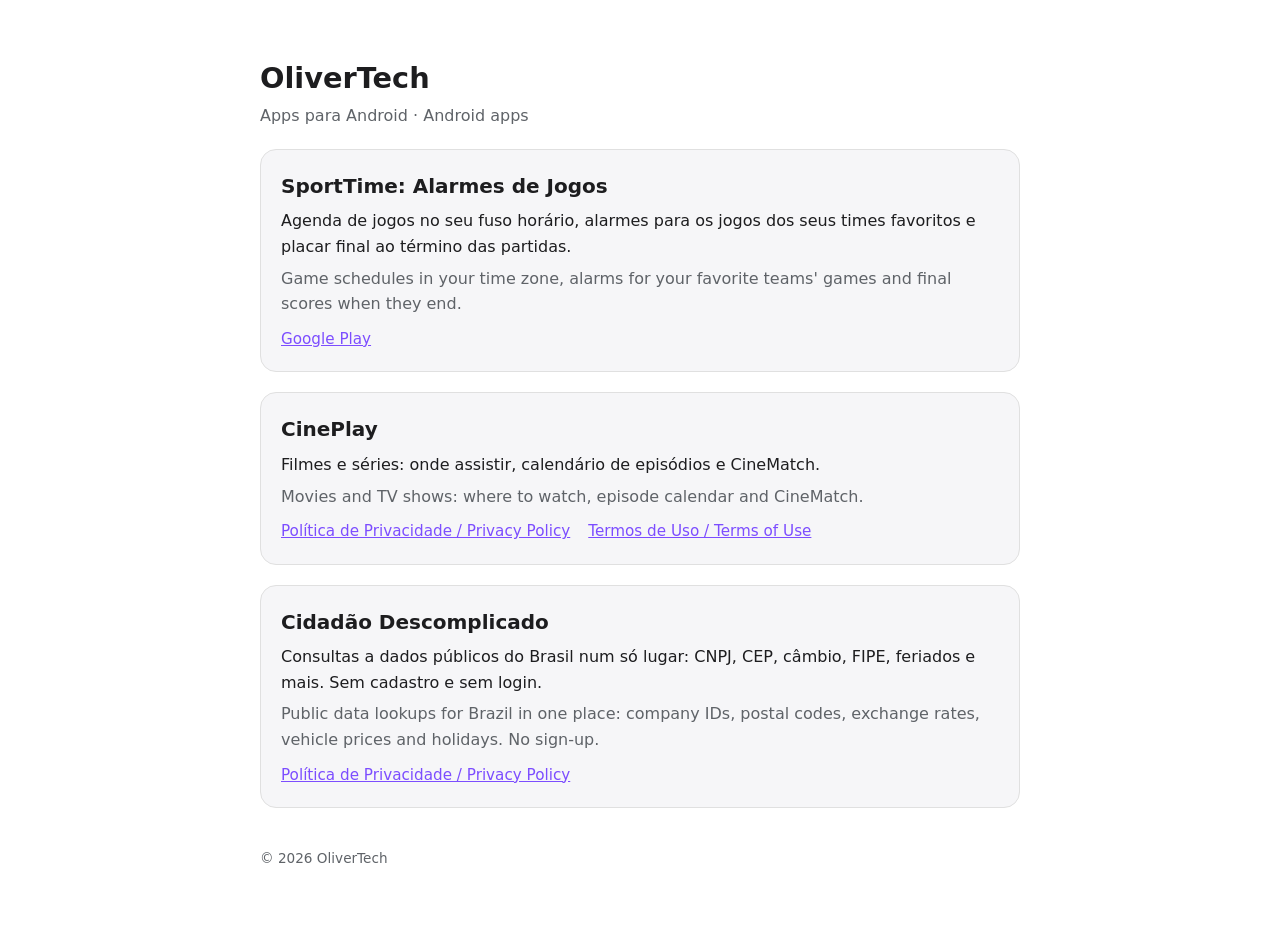
<file: index.html>
<!doctype html>
<html lang="pt-BR">
<head>
<meta charset="utf-8">
<meta name="viewport" content="width=device-width, initial-scale=1">
<title>OliverTech – Apps</title>
<meta name="description" content="Apps da OliverTech: SportTime e CinePlay.">
<style>
:root{color-scheme:light dark;--bg:#ffffff;--fg:#1d1d1f;--muted:#5f6368;--accent:#7c4dff;--line:#e0e0e0;--card:#f6f6f8}
@media (prefers-color-scheme:dark){:root{--bg:#121212;--fg:#ececec;--muted:#a0a0a0;--accent:#b39dff;--line:#333;--card:#1c1c1e}}
body{margin:0;background:var(--bg);color:var(--fg);font:16px/1.6 system-ui,-apple-system,"Segoe UI",Roboto,sans-serif}
main{max-width:760px;margin:0 auto;padding:32px 16px 64px}
h1{font-size:1.8rem;line-height:1.25;margin:1em 0 .2em}
h2{font-size:1.25rem;margin:0 0 .3em}
p{margin:.4em 0}
a{color:var(--accent)}
.lead{color:var(--muted)}
.app{background:var(--card);border:1px solid var(--line);border-radius:16px;padding:20px;margin:20px 0}
.links{display:flex;flex-wrap:wrap;gap:8px 18px;margin-top:10px;font-size:.95rem}
footer{color:var(--muted);font-size:.85rem;margin-top:40px}
</style>
</head>
<body>
<main>
<h1>OliverTech</h1>
<p class="lead">Apps para Android · Android apps</p>

<section class="app">
<h2>SportTime: Alarmes de Jogos</h2>
<p>Agenda de jogos no seu fuso horário, alarmes para os jogos dos seus times favoritos e placar final ao término das partidas.</p>
<p class="lead">Game schedules in your time zone, alarms for your favorite teams' games and final scores when they end.</p>
<div class="links">
<a href="https://play.google.com/store/apps/details?id=com.aistudio.sporttime.swvpxz">Google Play</a>
</div>
</section>

<section class="app">
<h2>CinePlay</h2>
<p>Filmes e séries: onde assistir, calendário de episódios e CineMatch.</p>
<p class="lead">Movies and TV shows: where to watch, episode calendar and CineMatch.</p>
<div class="links">
<a href="cineplay-privacy.html">Política de Privacidade / Privacy Policy</a>
<a href="cineplay-terms.html">Termos de Uso / Terms of Use</a>
</div>
</section>

<section class="app">
<h2>Cidadão Descomplicado</h2>
<p>Consultas a dados públicos do Brasil num só lugar: CNPJ, CEP, câmbio, FIPE, feriados e mais. Sem cadastro e sem login.</p>
<p class="lead">Public data lookups for Brazil in one place: company IDs, postal codes, exchange rates, vehicle prices and holidays. No sign-up.</p>
<div class="links">
<a href="privacidade.html">Política de Privacidade / Privacy Policy</a>
</div>
</section>

<footer>© 2026 OliverTech</footer>
</main>
</body>
</html>
</file>
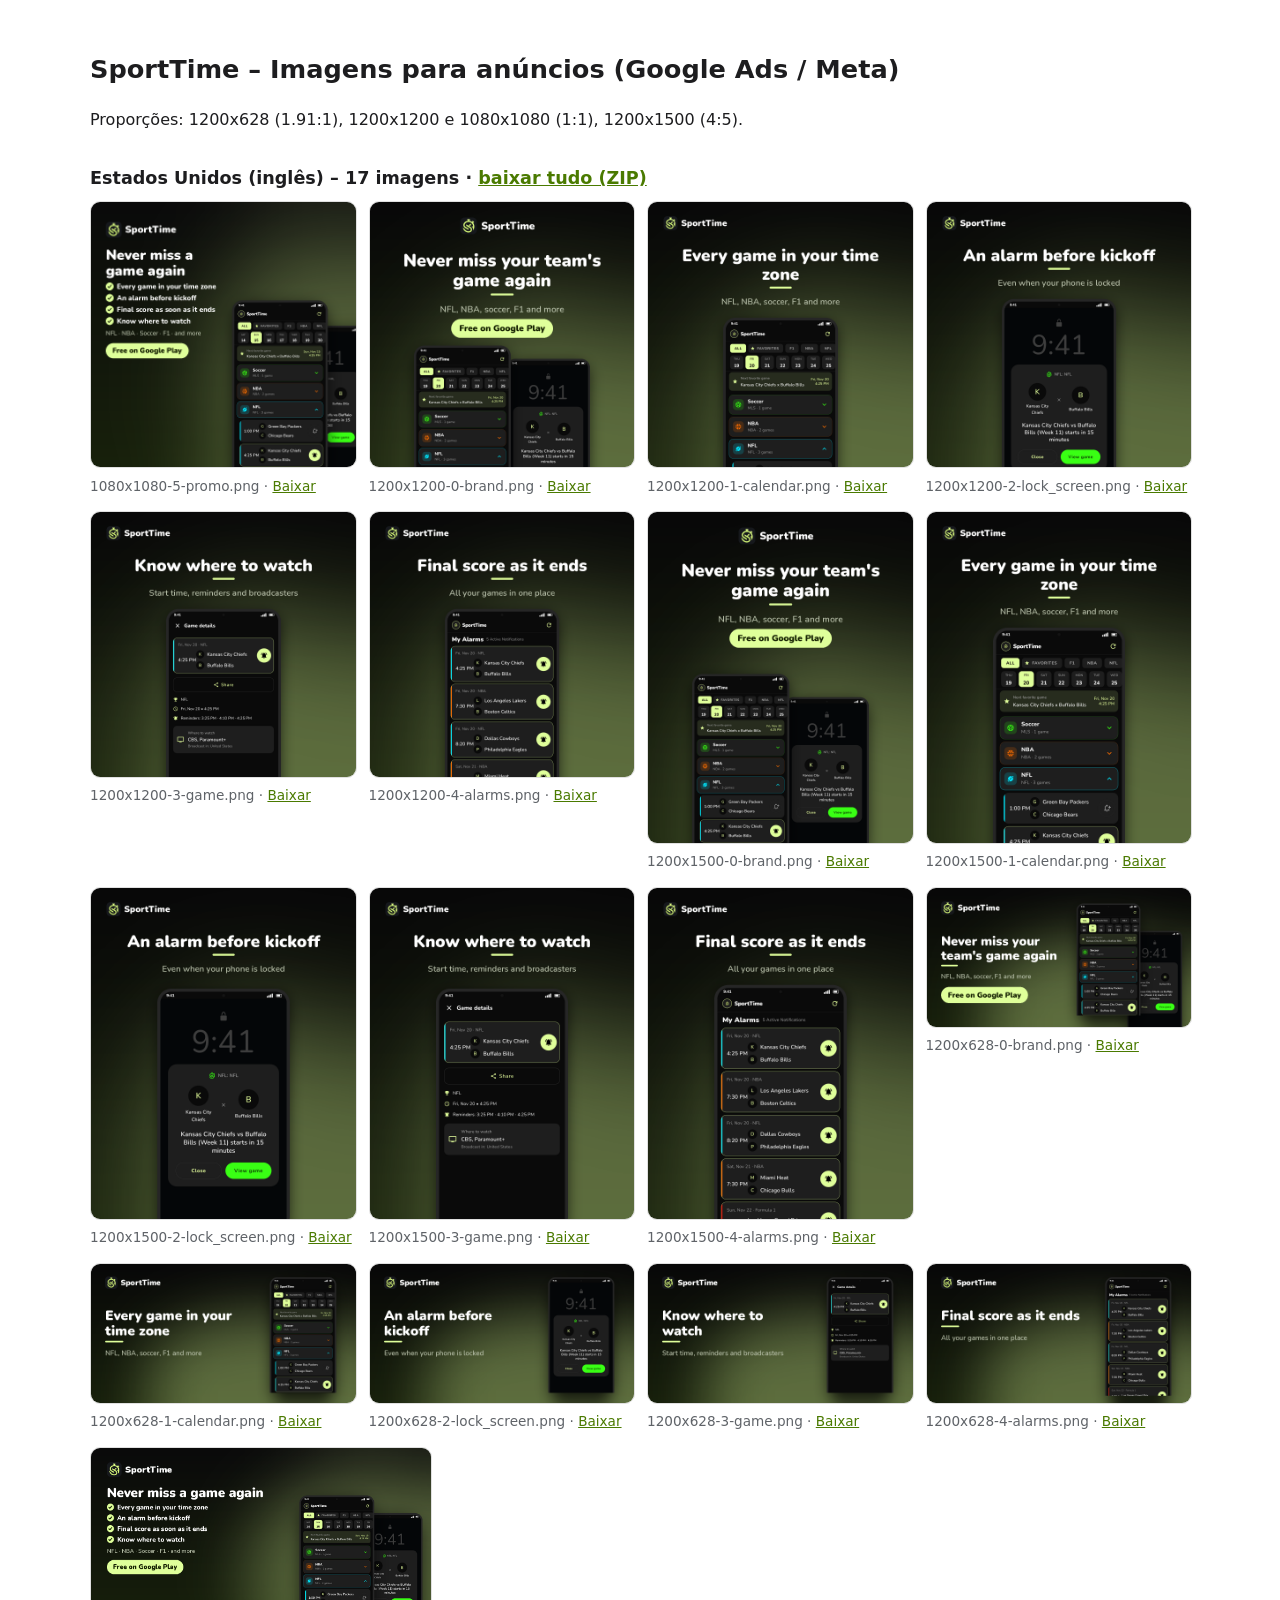
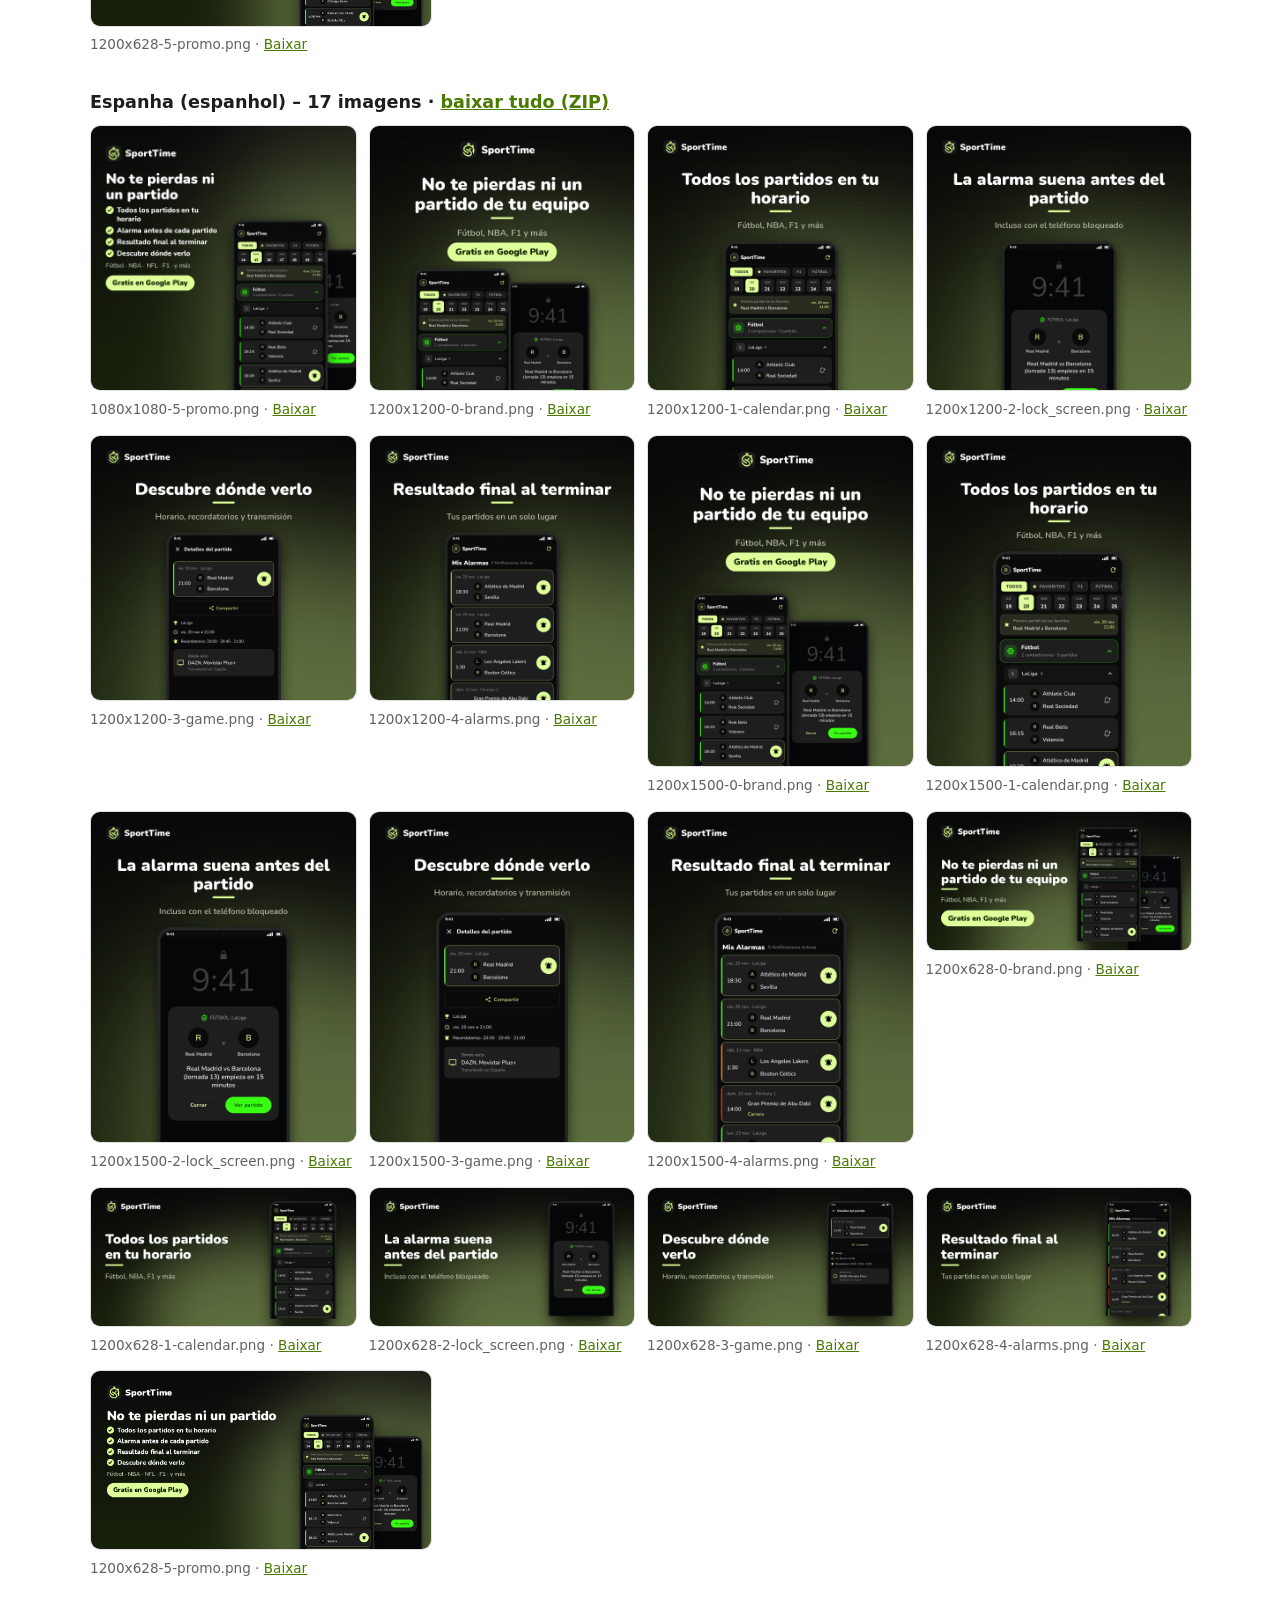
<file: sporttime/ads/index.html>
<!doctype html>
<html lang="pt-BR">
<head>
<meta charset="utf-8">
<meta name="viewport" content="width=device-width, initial-scale=1">
<title>SportTime – Imagens para anúncios</title>
<style>
:root{color-scheme:light dark;--bg:#fff;--fg:#1d1d1f;--muted:#5f6368;--accent:#4a7a00;--line:#e0e0e0}
@media (prefers-color-scheme:dark){:root{--bg:#121212;--fg:#ececec;--muted:#a0a0a0;--accent:#dfff9a;--line:#333}}
body{margin:0;background:var(--bg);color:var(--fg);font:16px/1.6 system-ui,-apple-system,"Segoe UI",Roboto,sans-serif}
main{max-width:1100px;margin:0 auto;padding:32px 16px 64px}
h1{font-size:1.6rem} h2{font-size:1.1rem;margin:1.8em 0 .5em}
.row{display:flex;flex-wrap:wrap;gap:14px} figure{margin:0;flex:1 1 220px;max-width:340px}
img{width:100%;height:auto;border-radius:10px;border:1px solid var(--line)}
a{color:var(--accent)} figcaption{font-size:.85rem;color:var(--muted);word-break:break-all}
</style>
</head>
<body>
<main>
<h1>SportTime – Imagens para anúncios (Google Ads / Meta)</h1>
<p>Proporções: 1200x628 (1.91:1), 1200x1200 e 1080x1080 (1:1), 1200x1500 (4:5).</p>
<h2>Estados Unidos (inglês) – 17 imagens · <a href="sporttime-ads-en-US.zip" download>baixar tudo (ZIP)</a></h2>
<div class="row">
<figure><img src="en-US/1080x1080-5-promo.png" alt="1080x1080-5-promo.png" loading="lazy"><figcaption>1080x1080-5-promo.png · <a href="en-US/1080x1080-5-promo.png" download>Baixar</a></figcaption></figure>
<figure><img src="en-US/1200x1200-0-brand.png" alt="1200x1200-0-brand.png" loading="lazy"><figcaption>1200x1200-0-brand.png · <a href="en-US/1200x1200-0-brand.png" download>Baixar</a></figcaption></figure>
<figure><img src="en-US/1200x1200-1-calendar.png" alt="1200x1200-1-calendar.png" loading="lazy"><figcaption>1200x1200-1-calendar.png · <a href="en-US/1200x1200-1-calendar.png" download>Baixar</a></figcaption></figure>
<figure><img src="en-US/1200x1200-2-lock_screen.png" alt="1200x1200-2-lock_screen.png" loading="lazy"><figcaption>1200x1200-2-lock_screen.png · <a href="en-US/1200x1200-2-lock_screen.png" download>Baixar</a></figcaption></figure>
<figure><img src="en-US/1200x1200-3-game.png" alt="1200x1200-3-game.png" loading="lazy"><figcaption>1200x1200-3-game.png · <a href="en-US/1200x1200-3-game.png" download>Baixar</a></figcaption></figure>
<figure><img src="en-US/1200x1200-4-alarms.png" alt="1200x1200-4-alarms.png" loading="lazy"><figcaption>1200x1200-4-alarms.png · <a href="en-US/1200x1200-4-alarms.png" download>Baixar</a></figcaption></figure>
<figure><img src="en-US/1200x1500-0-brand.png" alt="1200x1500-0-brand.png" loading="lazy"><figcaption>1200x1500-0-brand.png · <a href="en-US/1200x1500-0-brand.png" download>Baixar</a></figcaption></figure>
<figure><img src="en-US/1200x1500-1-calendar.png" alt="1200x1500-1-calendar.png" loading="lazy"><figcaption>1200x1500-1-calendar.png · <a href="en-US/1200x1500-1-calendar.png" download>Baixar</a></figcaption></figure>
<figure><img src="en-US/1200x1500-2-lock_screen.png" alt="1200x1500-2-lock_screen.png" loading="lazy"><figcaption>1200x1500-2-lock_screen.png · <a href="en-US/1200x1500-2-lock_screen.png" download>Baixar</a></figcaption></figure>
<figure><img src="en-US/1200x1500-3-game.png" alt="1200x1500-3-game.png" loading="lazy"><figcaption>1200x1500-3-game.png · <a href="en-US/1200x1500-3-game.png" download>Baixar</a></figcaption></figure>
<figure><img src="en-US/1200x1500-4-alarms.png" alt="1200x1500-4-alarms.png" loading="lazy"><figcaption>1200x1500-4-alarms.png · <a href="en-US/1200x1500-4-alarms.png" download>Baixar</a></figcaption></figure>
<figure><img src="en-US/1200x628-0-brand.png" alt="1200x628-0-brand.png" loading="lazy"><figcaption>1200x628-0-brand.png · <a href="en-US/1200x628-0-brand.png" download>Baixar</a></figcaption></figure>
<figure><img src="en-US/1200x628-1-calendar.png" alt="1200x628-1-calendar.png" loading="lazy"><figcaption>1200x628-1-calendar.png · <a href="en-US/1200x628-1-calendar.png" download>Baixar</a></figcaption></figure>
<figure><img src="en-US/1200x628-2-lock_screen.png" alt="1200x628-2-lock_screen.png" loading="lazy"><figcaption>1200x628-2-lock_screen.png · <a href="en-US/1200x628-2-lock_screen.png" download>Baixar</a></figcaption></figure>
<figure><img src="en-US/1200x628-3-game.png" alt="1200x628-3-game.png" loading="lazy"><figcaption>1200x628-3-game.png · <a href="en-US/1200x628-3-game.png" download>Baixar</a></figcaption></figure>
<figure><img src="en-US/1200x628-4-alarms.png" alt="1200x628-4-alarms.png" loading="lazy"><figcaption>1200x628-4-alarms.png · <a href="en-US/1200x628-4-alarms.png" download>Baixar</a></figcaption></figure>
<figure><img src="en-US/1200x628-5-promo.png" alt="1200x628-5-promo.png" loading="lazy"><figcaption>1200x628-5-promo.png · <a href="en-US/1200x628-5-promo.png" download>Baixar</a></figcaption></figure>
</div>
<h2>Espanha (espanhol) – 17 imagens · <a href="sporttime-ads-es-ES.zip" download>baixar tudo (ZIP)</a></h2>
<div class="row">
<figure><img src="es-ES/1080x1080-5-promo.png" alt="1080x1080-5-promo.png" loading="lazy"><figcaption>1080x1080-5-promo.png · <a href="es-ES/1080x1080-5-promo.png" download>Baixar</a></figcaption></figure>
<figure><img src="es-ES/1200x1200-0-brand.png" alt="1200x1200-0-brand.png" loading="lazy"><figcaption>1200x1200-0-brand.png · <a href="es-ES/1200x1200-0-brand.png" download>Baixar</a></figcaption></figure>
<figure><img src="es-ES/1200x1200-1-calendar.png" alt="1200x1200-1-calendar.png" loading="lazy"><figcaption>1200x1200-1-calendar.png · <a href="es-ES/1200x1200-1-calendar.png" download>Baixar</a></figcaption></figure>
<figure><img src="es-ES/1200x1200-2-lock_screen.png" alt="1200x1200-2-lock_screen.png" loading="lazy"><figcaption>1200x1200-2-lock_screen.png · <a href="es-ES/1200x1200-2-lock_screen.png" download>Baixar</a></figcaption></figure>
<figure><img src="es-ES/1200x1200-3-game.png" alt="1200x1200-3-game.png" loading="lazy"><figcaption>1200x1200-3-game.png · <a href="es-ES/1200x1200-3-game.png" download>Baixar</a></figcaption></figure>
<figure><img src="es-ES/1200x1200-4-alarms.png" alt="1200x1200-4-alarms.png" loading="lazy"><figcaption>1200x1200-4-alarms.png · <a href="es-ES/1200x1200-4-alarms.png" download>Baixar</a></figcaption></figure>
<figure><img src="es-ES/1200x1500-0-brand.png" alt="1200x1500-0-brand.png" loading="lazy"><figcaption>1200x1500-0-brand.png · <a href="es-ES/1200x1500-0-brand.png" download>Baixar</a></figcaption></figure>
<figure><img src="es-ES/1200x1500-1-calendar.png" alt="1200x1500-1-calendar.png" loading="lazy"><figcaption>1200x1500-1-calendar.png · <a href="es-ES/1200x1500-1-calendar.png" download>Baixar</a></figcaption></figure>
<figure><img src="es-ES/1200x1500-2-lock_screen.png" alt="1200x1500-2-lock_screen.png" loading="lazy"><figcaption>1200x1500-2-lock_screen.png · <a href="es-ES/1200x1500-2-lock_screen.png" download>Baixar</a></figcaption></figure>
<figure><img src="es-ES/1200x1500-3-game.png" alt="1200x1500-3-game.png" loading="lazy"><figcaption>1200x1500-3-game.png · <a href="es-ES/1200x1500-3-game.png" download>Baixar</a></figcaption></figure>
<figure><img src="es-ES/1200x1500-4-alarms.png" alt="1200x1500-4-alarms.png" loading="lazy"><figcaption>1200x1500-4-alarms.png · <a href="es-ES/1200x1500-4-alarms.png" download>Baixar</a></figcaption></figure>
<figure><img src="es-ES/1200x628-0-brand.png" alt="1200x628-0-brand.png" loading="lazy"><figcaption>1200x628-0-brand.png · <a href="es-ES/1200x628-0-brand.png" download>Baixar</a></figcaption></figure>
<figure><img src="es-ES/1200x628-1-calendar.png" alt="1200x628-1-calendar.png" loading="lazy"><figcaption>1200x628-1-calendar.png · <a href="es-ES/1200x628-1-calendar.png" download>Baixar</a></figcaption></figure>
<figure><img src="es-ES/1200x628-2-lock_screen.png" alt="1200x628-2-lock_screen.png" loading="lazy"><figcaption>1200x628-2-lock_screen.png · <a href="es-ES/1200x628-2-lock_screen.png" download>Baixar</a></figcaption></figure>
<figure><img src="es-ES/1200x628-3-game.png" alt="1200x628-3-game.png" loading="lazy"><figcaption>1200x628-3-game.png · <a href="es-ES/1200x628-3-game.png" download>Baixar</a></figcaption></figure>
<figure><img src="es-ES/1200x628-4-alarms.png" alt="1200x628-4-alarms.png" loading="lazy"><figcaption>1200x628-4-alarms.png · <a href="es-ES/1200x628-4-alarms.png" download>Baixar</a></figcaption></figure>
<figure><img src="es-ES/1200x628-5-promo.png" alt="1200x628-5-promo.png" loading="lazy"><figcaption>1200x628-5-promo.png · <a href="es-ES/1200x628-5-promo.png" download>Baixar</a></figcaption></figure>
</div>
</main>
</body>
</html>
</file>
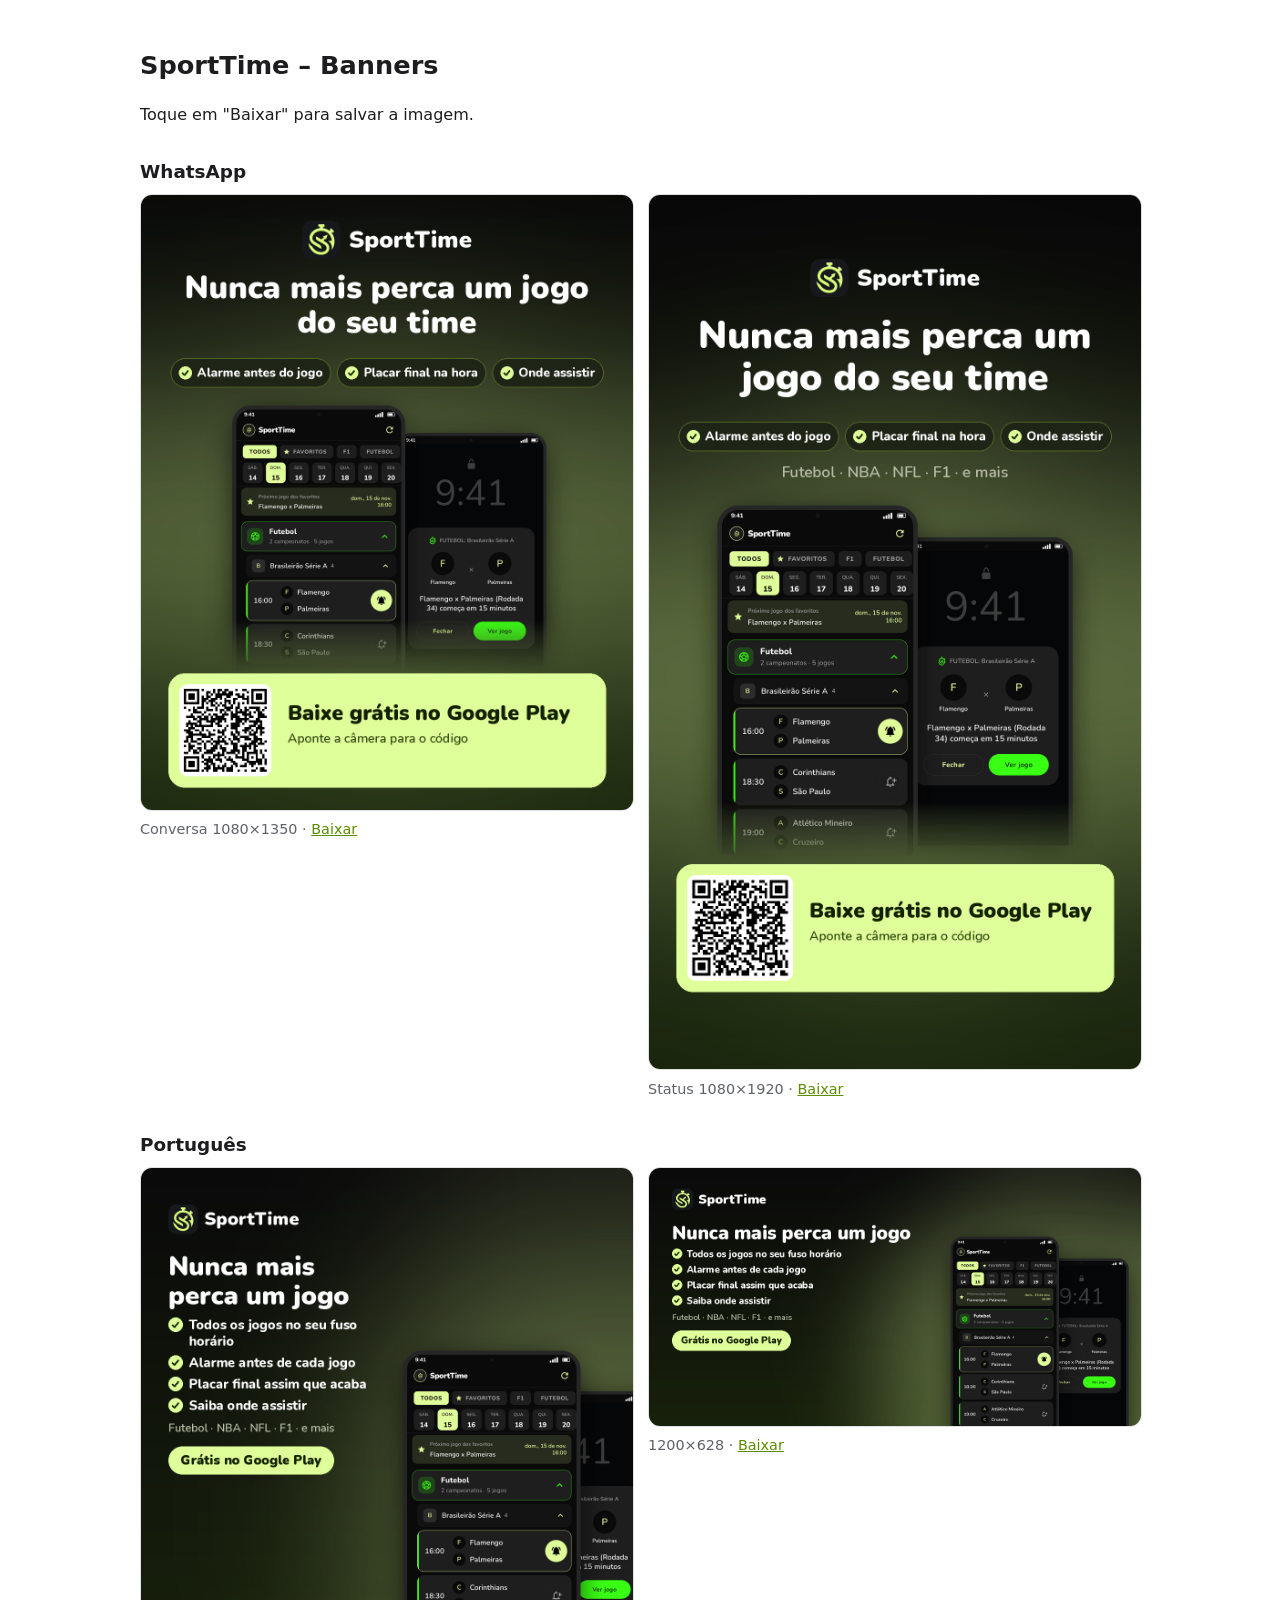
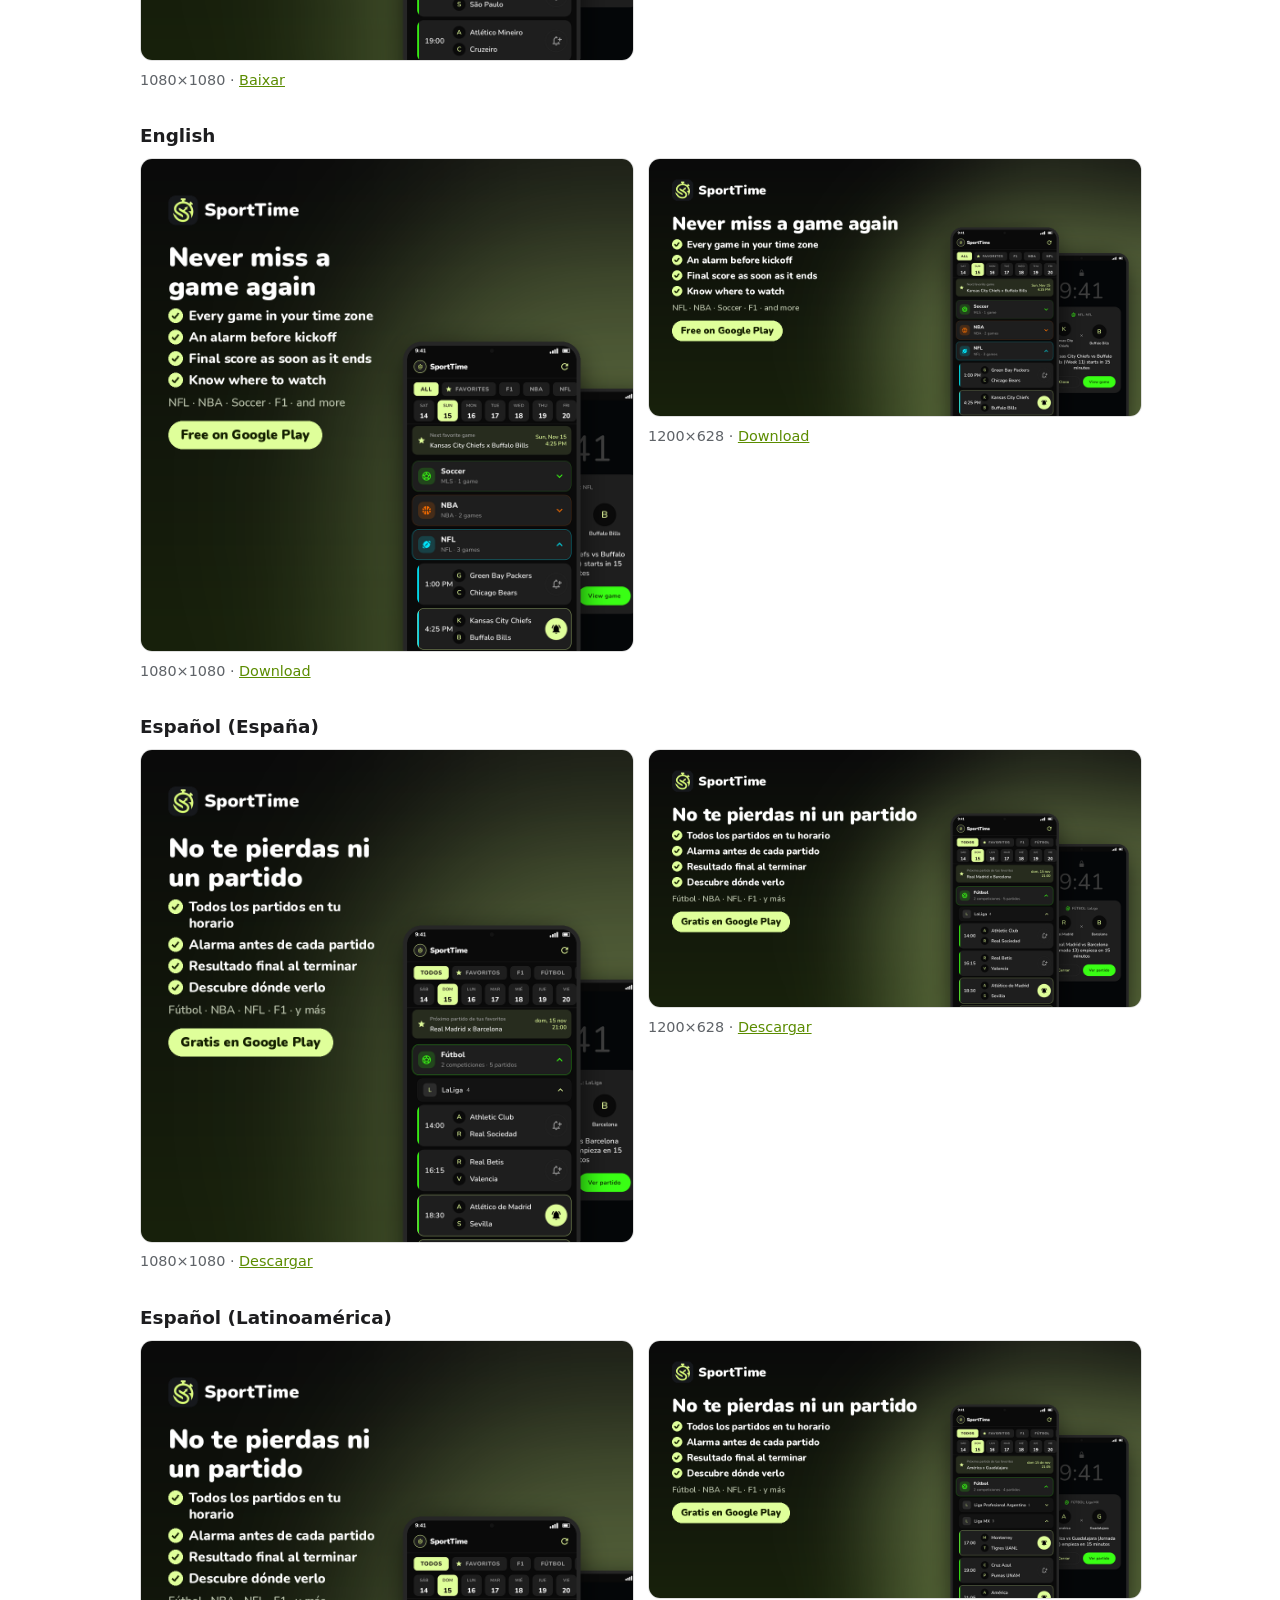
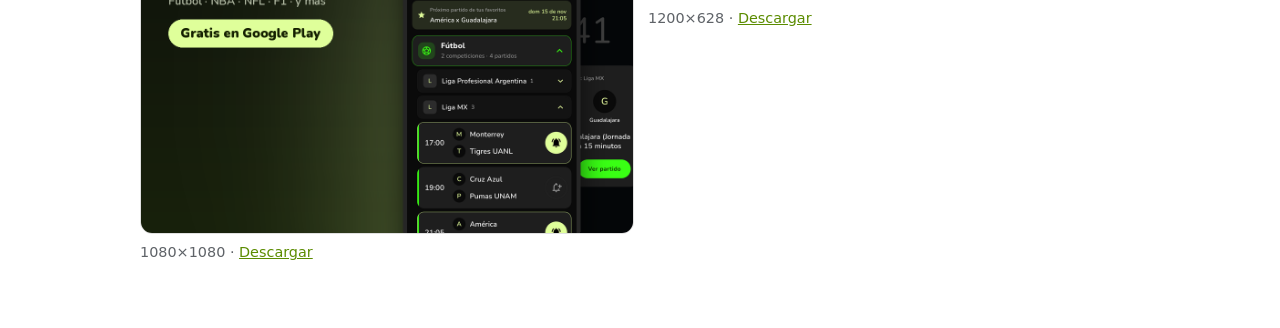
<file: sporttime/banners/index.html>
<!doctype html>
<html lang="pt-BR">
<head>
<meta charset="utf-8">
<meta name="viewport" content="width=device-width, initial-scale=1">
<title>SportTime – Banners</title>
<style>
:root{color-scheme:light dark;--bg:#ffffff;--fg:#1d1d1f;--muted:#5f6368;--accent:#5b8c00;--line:#e0e0e0}
@media (prefers-color-scheme:dark){:root{--bg:#121212;--fg:#ececec;--muted:#a0a0a0;--accent:#dfff9a;--line:#333}}
body{margin:0;background:var(--bg);color:var(--fg);font:16px/1.6 system-ui,-apple-system,"Segoe UI",Roboto,sans-serif}
main{max-width:1000px;margin:0 auto;padding:32px 16px 64px}
h1{font-size:1.6rem;margin:.5em 0}
h2{font-size:1.15rem;margin:1.6em 0 .4em}
.row{display:flex;flex-wrap:wrap;gap:16px}
figure{margin:0;flex:1 1 300px}
img{width:100%;height:auto;border-radius:12px;border:1px solid var(--line)}
a{color:var(--accent)}
figcaption{font-size:.9rem;color:var(--muted)}
</style>
</head>
<body>
<main>
<h1>SportTime – Banners</h1>
<p>Toque em "Baixar" para salvar a imagem.</p>
<h2>WhatsApp</h2>
<div class="row">
<figure><img src="sporttime-whatsapp-1080x1350.png" alt="Banner SportTime para conversas do WhatsApp"><figcaption>Conversa 1080×1350 · <a href="sporttime-whatsapp-1080x1350.png" download>Baixar</a></figcaption></figure>
<figure><img src="sporttime-whatsapp-status-1080x1920.png" alt="Banner SportTime para o Status do WhatsApp"><figcaption>Status 1080×1920 · <a href="sporttime-whatsapp-status-1080x1920.png" download>Baixar</a></figcaption></figure>
</div>
<h2>Português</h2>
<div class="row">
<figure><img src="sporttime-pt-BR-1080x1080.png" alt="Banner SportTime em português, quadrado"><figcaption>1080×1080 · <a href="sporttime-pt-BR-1080x1080.png" download>Baixar</a></figcaption></figure>
<figure><img src="sporttime-pt-BR-1200x628.png" alt="Banner SportTime em português, horizontal"><figcaption>1200×628 · <a href="sporttime-pt-BR-1200x628.png" download>Baixar</a></figcaption></figure>
</div>
<h2>English</h2>
<div class="row">
<figure><img src="sporttime-en-US-1080x1080.png" alt="SportTime banner in English, square"><figcaption>1080×1080 · <a href="sporttime-en-US-1080x1080.png" download>Download</a></figcaption></figure>
<figure><img src="sporttime-en-US-1200x628.png" alt="SportTime banner in English, landscape"><figcaption>1200×628 · <a href="sporttime-en-US-1200x628.png" download>Download</a></figcaption></figure>
</div>
<h2>Español (España)</h2>
<div class="row">
<figure><img src="sporttime-es-ES-1080x1080.png" alt="Banner de SportTime en español de España, cuadrado"><figcaption>1080×1080 · <a href="sporttime-es-ES-1080x1080.png" download>Descargar</a></figcaption></figure>
<figure><img src="sporttime-es-ES-1200x628.png" alt="Banner de SportTime en español de España, horizontal"><figcaption>1200×628 · <a href="sporttime-es-ES-1200x628.png" download>Descargar</a></figcaption></figure>
</div>
<h2>Español (Latinoamérica)</h2>
<div class="row">
<figure><img src="sporttime-es-419-1080x1080.png" alt="Banner de SportTime en español latinoamericano, cuadrado"><figcaption>1080×1080 · <a href="sporttime-es-419-1080x1080.png" download>Descargar</a></figcaption></figure>
<figure><img src="sporttime-es-419-1200x628.png" alt="Banner de SportTime en español latinoamericano, horizontal"><figcaption>1200×628 · <a href="sporttime-es-419-1200x628.png" download>Descargar</a></figcaption></figure>
</div>
</main>
</body>
</html>
</file>
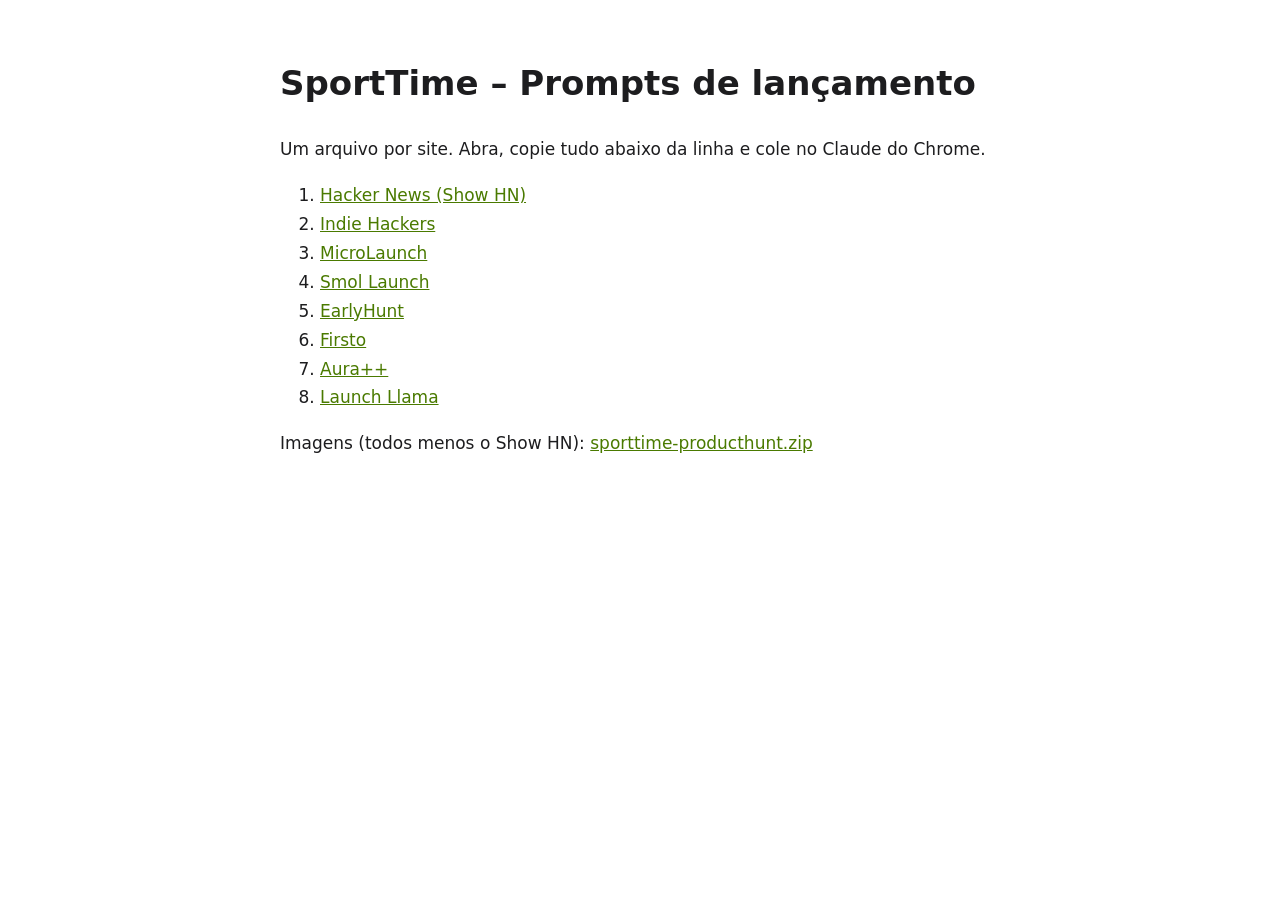
<file: sporttime/lancamentos/index.html>
<!doctype html>
<html lang="pt-BR">
<head>
<meta charset="utf-8">
<meta name="viewport" content="width=device-width, initial-scale=1">
<title>SportTime – Prompts de lançamento</title>
<style>
:root{color-scheme:light dark;--bg:#fff;--fg:#1d1d1f;--accent:#4a7a00}
@media (prefers-color-scheme:dark){:root{--bg:#121212;--fg:#ececec;--accent:#dfff9a}}
body{margin:0;background:var(--bg);color:var(--fg);font:17px/1.7 system-ui,-apple-system,"Segoe UI",Roboto,sans-serif}
main{max-width:720px;margin:0 auto;padding:32px 16px}
a{color:var(--accent)}
</style>
</head>
<body>
<main>
<h1>SportTime – Prompts de lançamento</h1>
<p>Um arquivo por site. Abra, copie tudo abaixo da linha e cole no Claude do Chrome.</p>
<ol>
<li><a href="sporttime-1-show-hn.txt" download>Hacker News (Show HN)</a></li>
<li><a href="sporttime-2-indie-hackers.txt" download>Indie Hackers</a></li>
<li><a href="sporttime-3-microlaunch.txt" download>MicroLaunch</a></li>
<li><a href="sporttime-4-smol-launch.txt" download>Smol Launch</a></li>
<li><a href="sporttime-5-earlyhunt.txt" download>EarlyHunt</a></li>
<li><a href="sporttime-6-firsto.txt" download>Firsto</a></li>
<li><a href="sporttime-7-auraplusplus.txt" download>Aura++</a></li>
<li><a href="sporttime-8-launch-llama.txt" download>Launch Llama</a></li>
</ol>
<p>Imagens (todos menos o Show HN): <a href="../producthunt/sporttime-producthunt.zip" download>sporttime-producthunt.zip</a></p>
</main>
</body>
</html>
</file>
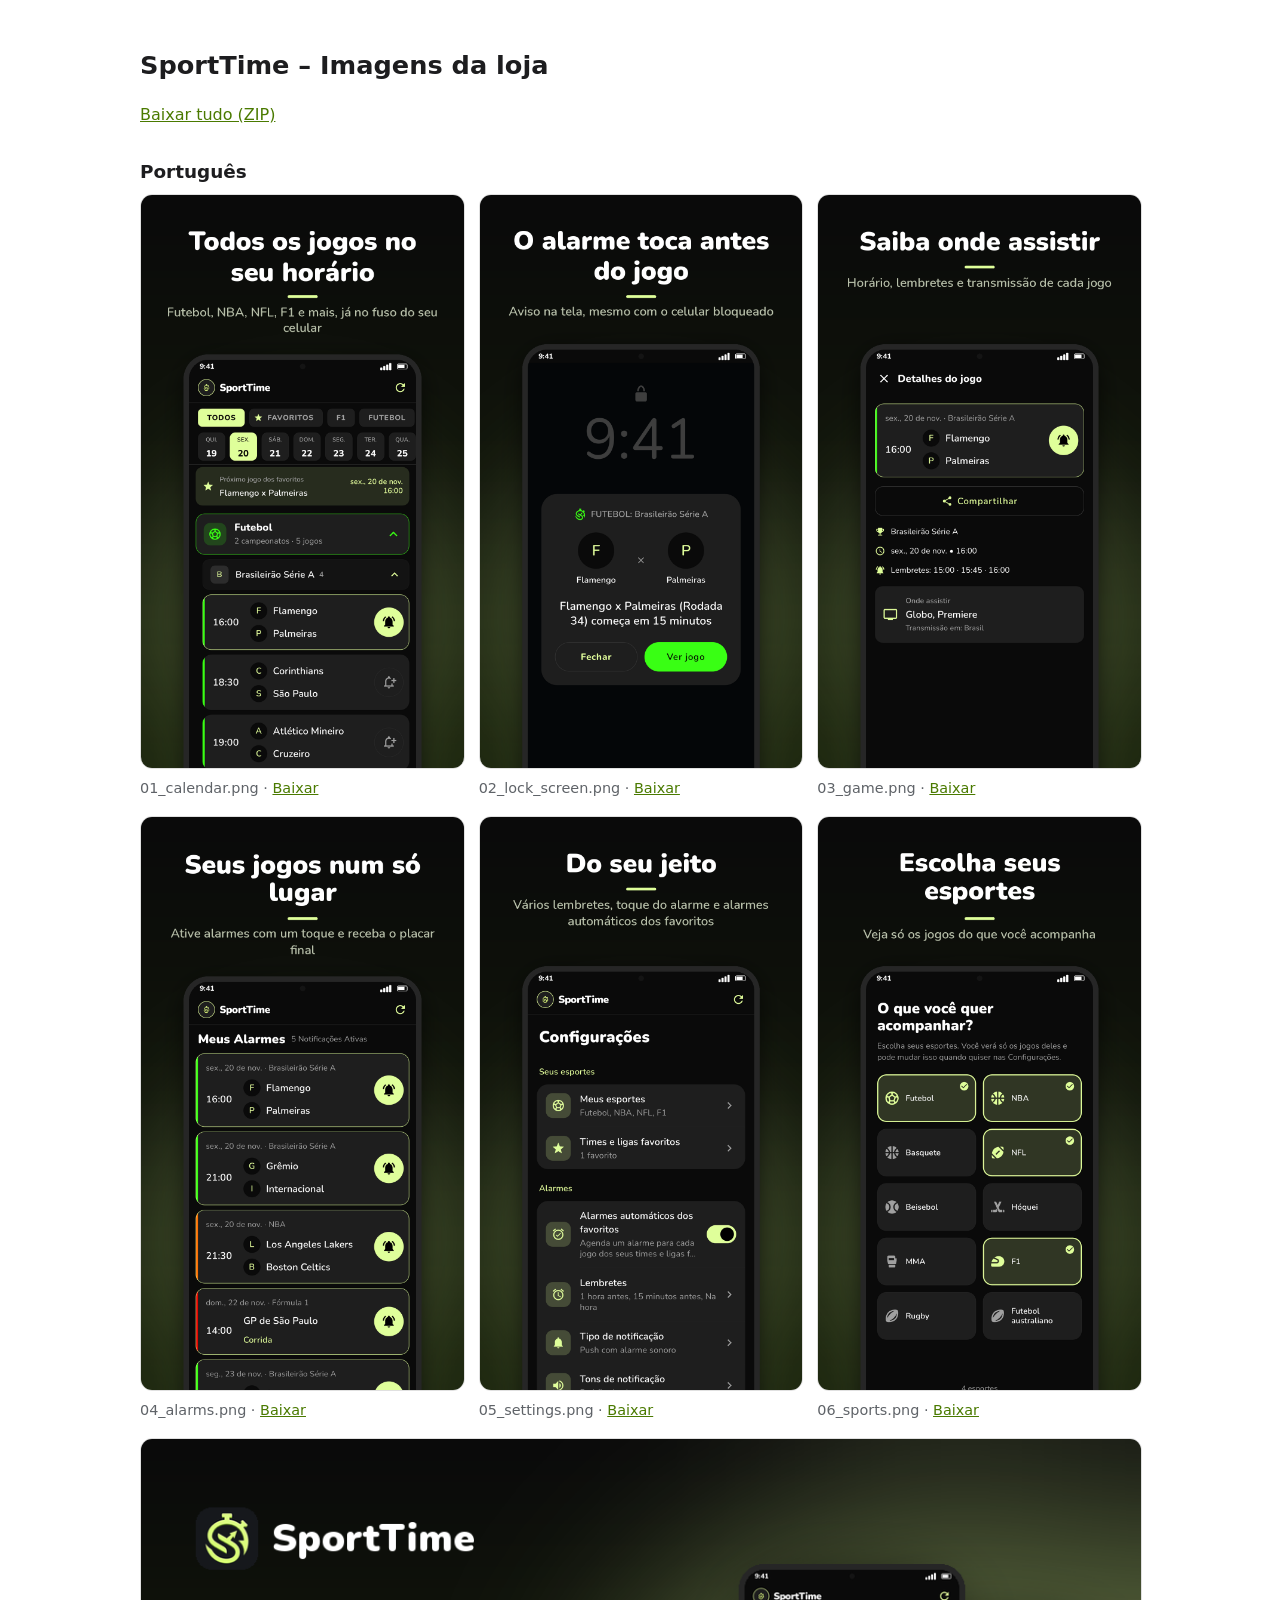
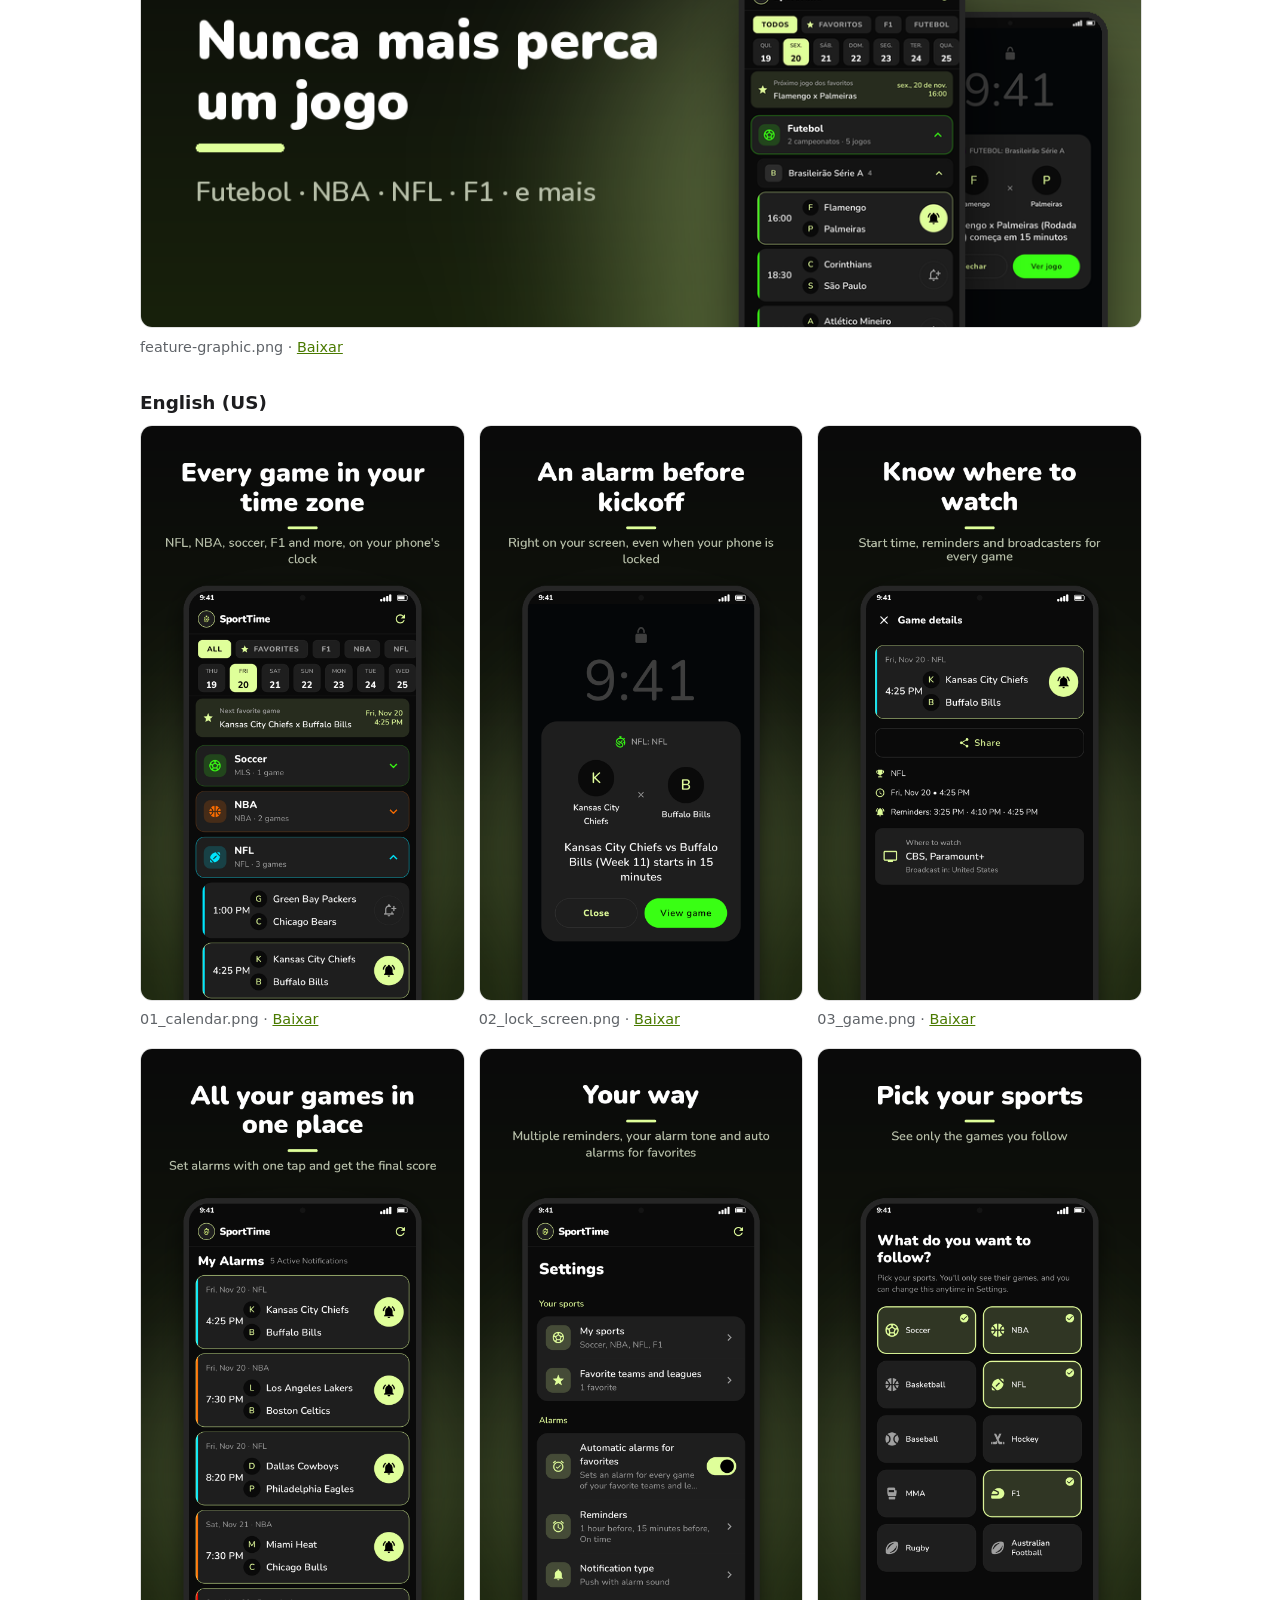
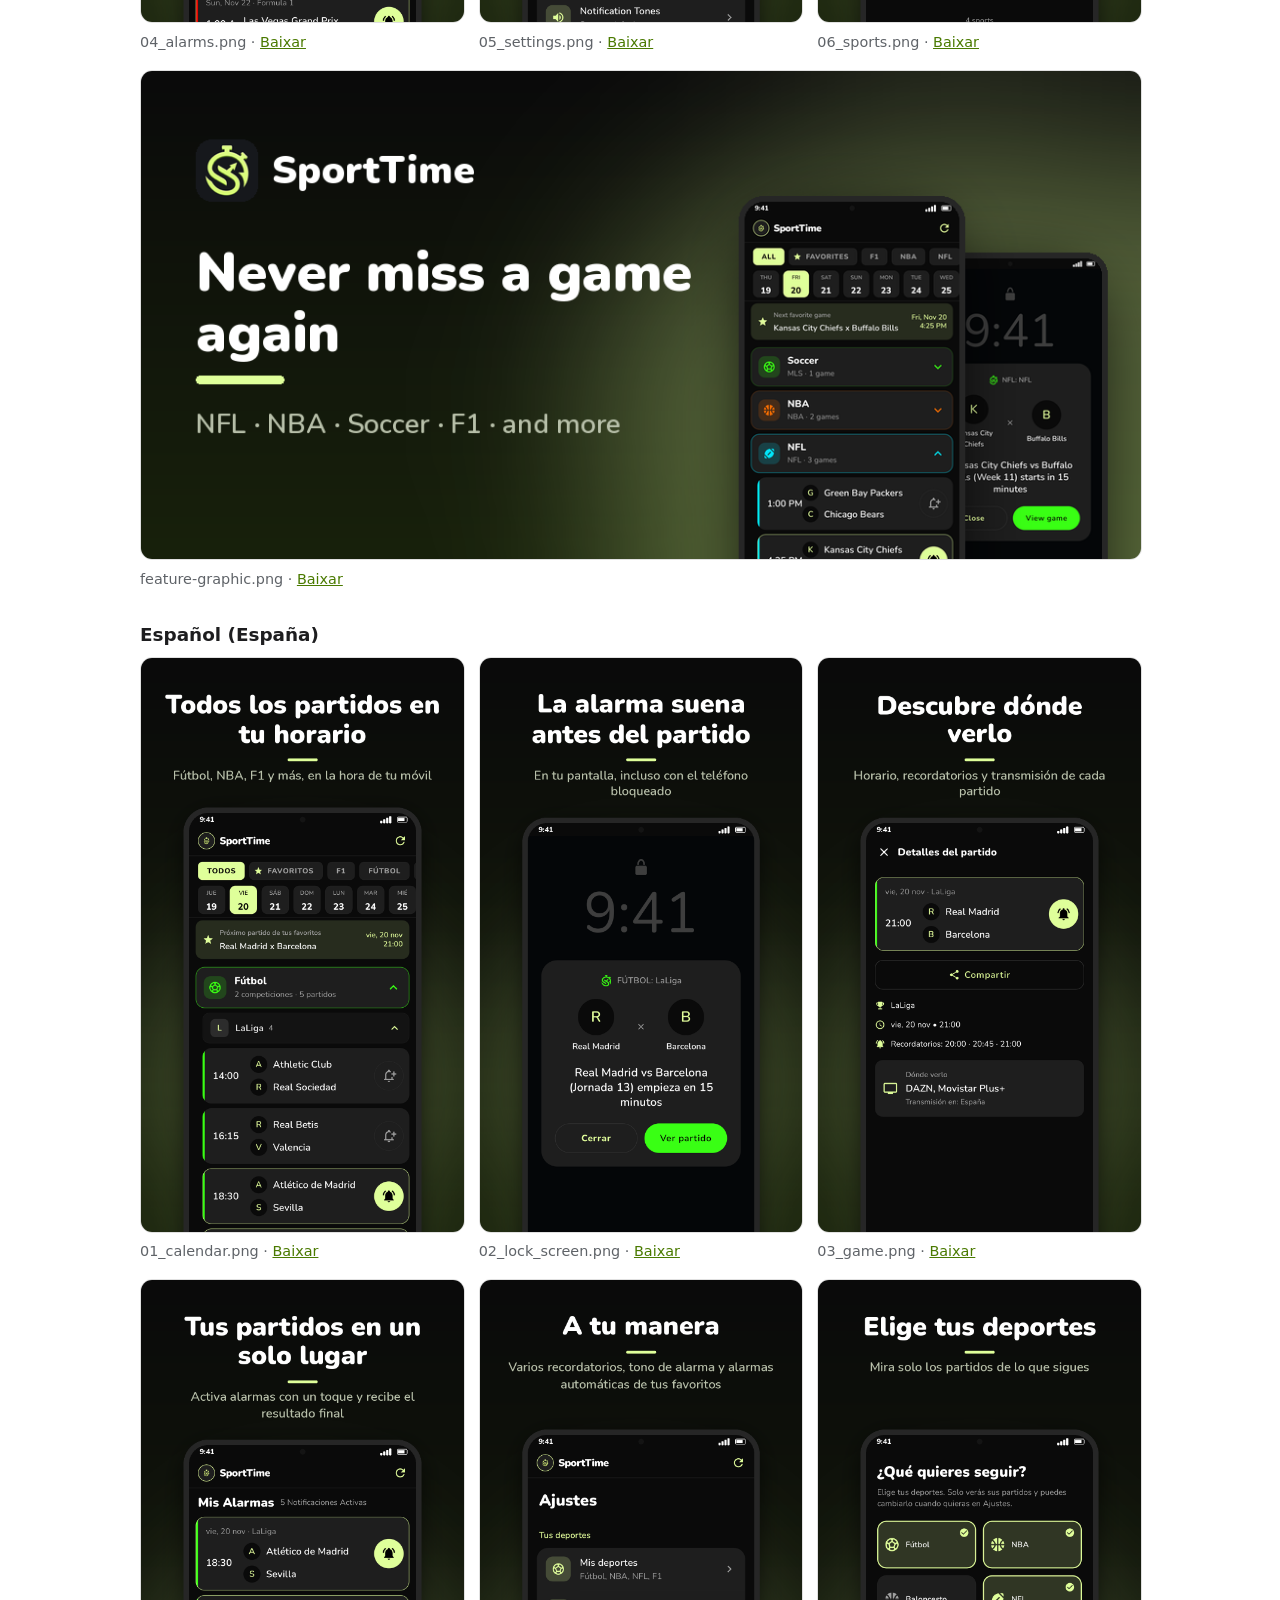
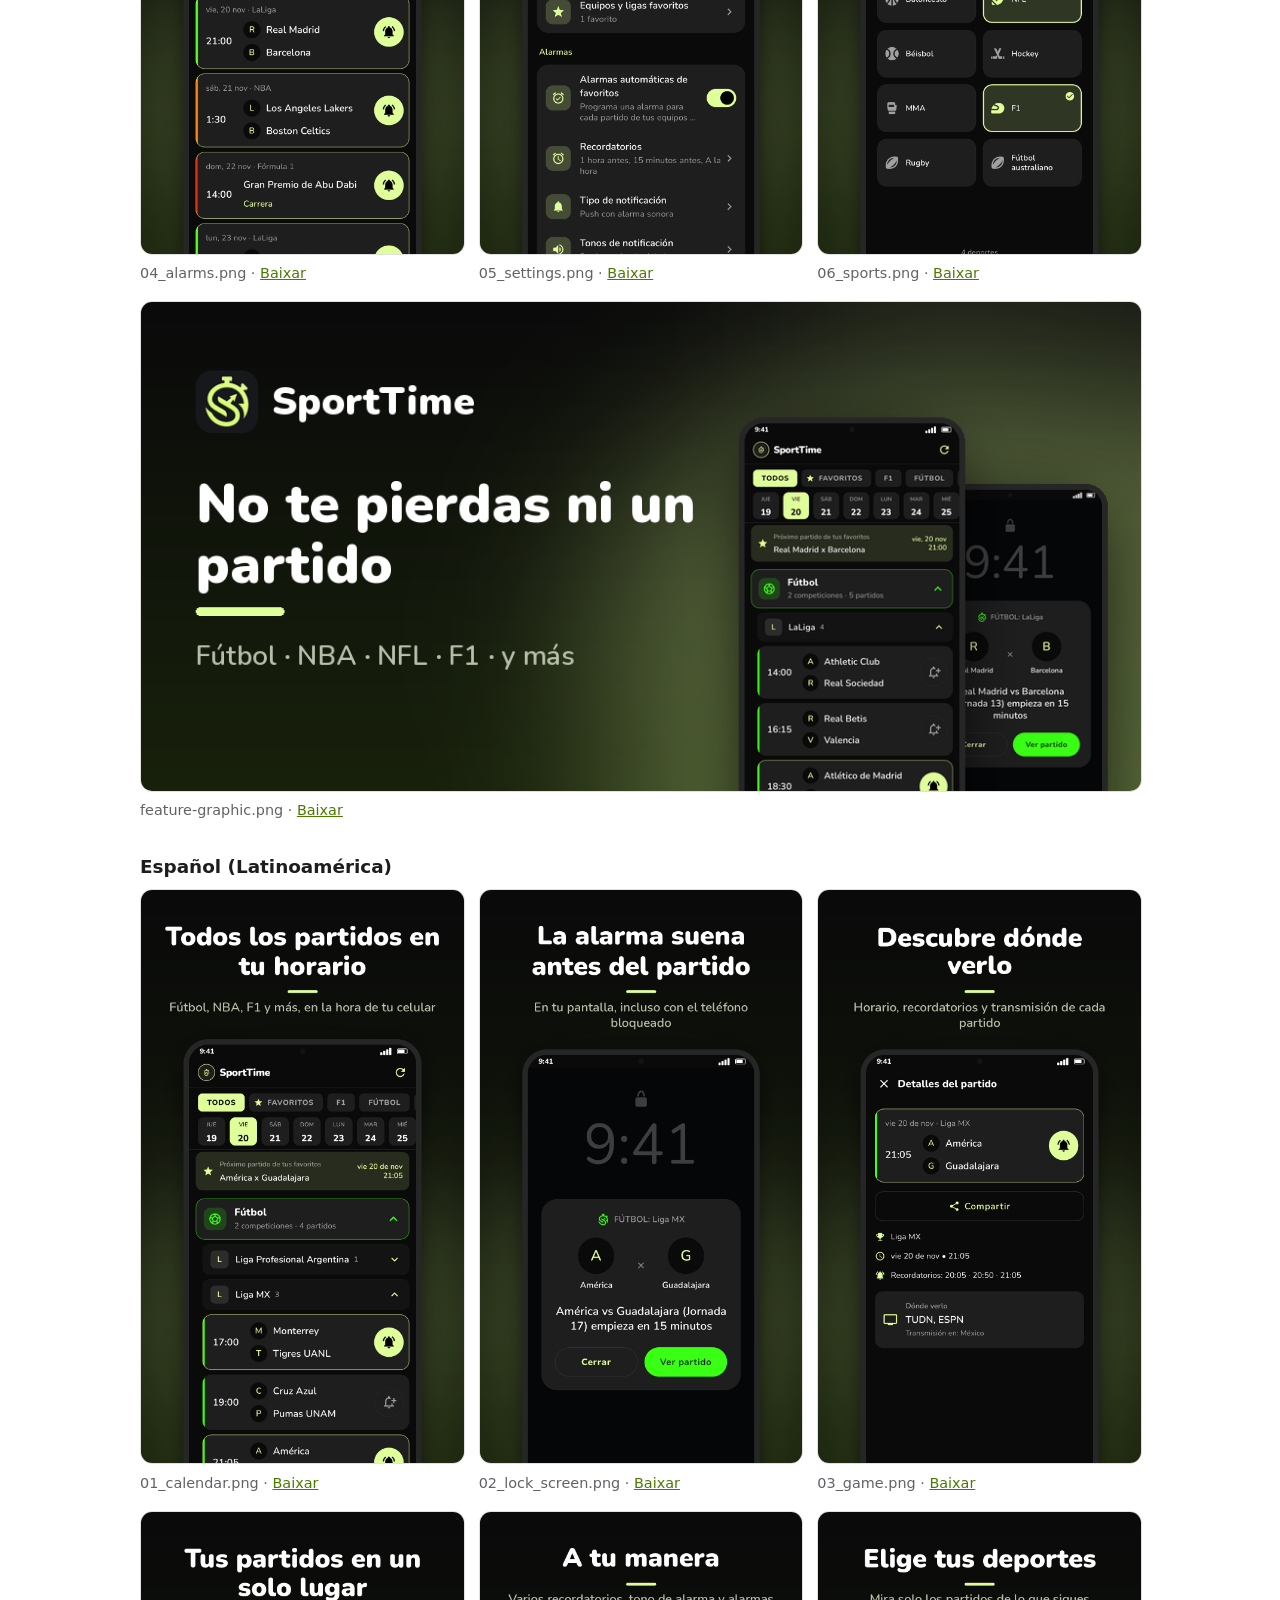
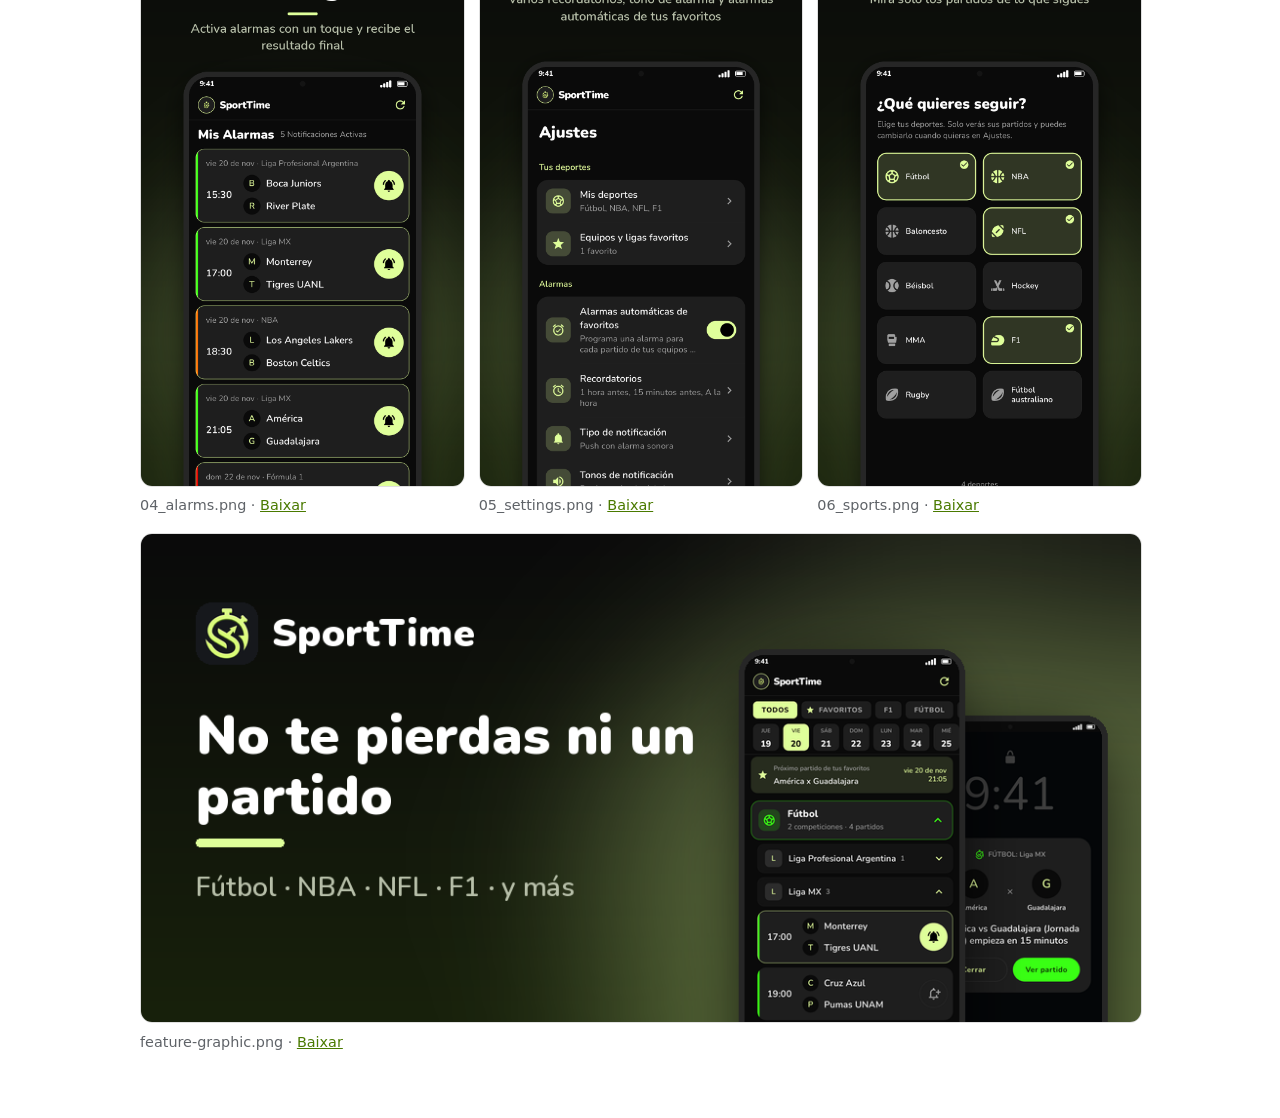
<file: sporttime/loja/index.html>
<!doctype html>
<html lang="pt-BR">
<head>
<meta charset="utf-8">
<meta name="viewport" content="width=device-width, initial-scale=1">
<title>SportTime – Imagens da loja</title>
<style>
:root{color-scheme:light dark;--bg:#fff;--fg:#1d1d1f;--muted:#5f6368;--accent:#4a7a00;--line:#e0e0e0}
@media (prefers-color-scheme:dark){:root{--bg:#121212;--fg:#ececec;--muted:#a0a0a0;--accent:#dfff9a;--line:#333}}
body{margin:0;background:var(--bg);color:var(--fg);font:16px/1.6 system-ui,-apple-system,"Segoe UI",Roboto,sans-serif}
main{max-width:1000px;margin:0 auto;padding:32px 16px 64px}
h1{font-size:1.6rem;margin:.5em 0} h2{font-size:1.15rem;margin:1.6em 0 .4em}
.row{display:flex;flex-wrap:wrap;gap:16px} figure{margin:0;flex:1 1 300px}
img,video{width:100%;height:auto;border-radius:12px;border:1px solid var(--line)}
a{color:var(--accent)} figcaption{font-size:.9rem;color:var(--muted)}
</style>
</head>
<body>
<main>
<h1>SportTime – Imagens da loja</h1>
<p><a href="sporttime-loja.zip" download>Baixar tudo (ZIP)</a></p>
<h2>Português</h2>
<div class="row">
<figure><img src="pt-BR/01_calendar.png" alt="01_calendar.png"><figcaption>01_calendar.png · <a href="pt-BR/01_calendar.png" download>Baixar</a></figcaption></figure>
<figure><img src="pt-BR/02_lock_screen.png" alt="02_lock_screen.png"><figcaption>02_lock_screen.png · <a href="pt-BR/02_lock_screen.png" download>Baixar</a></figcaption></figure>
<figure><img src="pt-BR/03_game.png" alt="03_game.png"><figcaption>03_game.png · <a href="pt-BR/03_game.png" download>Baixar</a></figcaption></figure>
<figure><img src="pt-BR/04_alarms.png" alt="04_alarms.png"><figcaption>04_alarms.png · <a href="pt-BR/04_alarms.png" download>Baixar</a></figcaption></figure>
<figure><img src="pt-BR/05_settings.png" alt="05_settings.png"><figcaption>05_settings.png · <a href="pt-BR/05_settings.png" download>Baixar</a></figcaption></figure>
<figure><img src="pt-BR/06_sports.png" alt="06_sports.png"><figcaption>06_sports.png · <a href="pt-BR/06_sports.png" download>Baixar</a></figcaption></figure>
<figure><img src="pt-BR/feature-graphic.png" alt="feature-graphic.png"><figcaption>feature-graphic.png · <a href="pt-BR/feature-graphic.png" download>Baixar</a></figcaption></figure>
</div>
<h2>English (US)</h2>
<div class="row">
<figure><img src="en-US/01_calendar.png" alt="01_calendar.png"><figcaption>01_calendar.png · <a href="en-US/01_calendar.png" download>Baixar</a></figcaption></figure>
<figure><img src="en-US/02_lock_screen.png" alt="02_lock_screen.png"><figcaption>02_lock_screen.png · <a href="en-US/02_lock_screen.png" download>Baixar</a></figcaption></figure>
<figure><img src="en-US/03_game.png" alt="03_game.png"><figcaption>03_game.png · <a href="en-US/03_game.png" download>Baixar</a></figcaption></figure>
<figure><img src="en-US/04_alarms.png" alt="04_alarms.png"><figcaption>04_alarms.png · <a href="en-US/04_alarms.png" download>Baixar</a></figcaption></figure>
<figure><img src="en-US/05_settings.png" alt="05_settings.png"><figcaption>05_settings.png · <a href="en-US/05_settings.png" download>Baixar</a></figcaption></figure>
<figure><img src="en-US/06_sports.png" alt="06_sports.png"><figcaption>06_sports.png · <a href="en-US/06_sports.png" download>Baixar</a></figcaption></figure>
<figure><img src="en-US/feature-graphic.png" alt="feature-graphic.png"><figcaption>feature-graphic.png · <a href="en-US/feature-graphic.png" download>Baixar</a></figcaption></figure>
</div>
<h2>Español (España)</h2>
<div class="row">
<figure><img src="es-ES/01_calendar.png" alt="01_calendar.png"><figcaption>01_calendar.png · <a href="es-ES/01_calendar.png" download>Baixar</a></figcaption></figure>
<figure><img src="es-ES/02_lock_screen.png" alt="02_lock_screen.png"><figcaption>02_lock_screen.png · <a href="es-ES/02_lock_screen.png" download>Baixar</a></figcaption></figure>
<figure><img src="es-ES/03_game.png" alt="03_game.png"><figcaption>03_game.png · <a href="es-ES/03_game.png" download>Baixar</a></figcaption></figure>
<figure><img src="es-ES/04_alarms.png" alt="04_alarms.png"><figcaption>04_alarms.png · <a href="es-ES/04_alarms.png" download>Baixar</a></figcaption></figure>
<figure><img src="es-ES/05_settings.png" alt="05_settings.png"><figcaption>05_settings.png · <a href="es-ES/05_settings.png" download>Baixar</a></figcaption></figure>
<figure><img src="es-ES/06_sports.png" alt="06_sports.png"><figcaption>06_sports.png · <a href="es-ES/06_sports.png" download>Baixar</a></figcaption></figure>
<figure><img src="es-ES/feature-graphic.png" alt="feature-graphic.png"><figcaption>feature-graphic.png · <a href="es-ES/feature-graphic.png" download>Baixar</a></figcaption></figure>
</div>
<h2>Español (Latinoamérica)</h2>
<div class="row">
<figure><img src="es-419/01_calendar.png" alt="01_calendar.png"><figcaption>01_calendar.png · <a href="es-419/01_calendar.png" download>Baixar</a></figcaption></figure>
<figure><img src="es-419/02_lock_screen.png" alt="02_lock_screen.png"><figcaption>02_lock_screen.png · <a href="es-419/02_lock_screen.png" download>Baixar</a></figcaption></figure>
<figure><img src="es-419/03_game.png" alt="03_game.png"><figcaption>03_game.png · <a href="es-419/03_game.png" download>Baixar</a></figcaption></figure>
<figure><img src="es-419/04_alarms.png" alt="04_alarms.png"><figcaption>04_alarms.png · <a href="es-419/04_alarms.png" download>Baixar</a></figcaption></figure>
<figure><img src="es-419/05_settings.png" alt="05_settings.png"><figcaption>05_settings.png · <a href="es-419/05_settings.png" download>Baixar</a></figcaption></figure>
<figure><img src="es-419/06_sports.png" alt="06_sports.png"><figcaption>06_sports.png · <a href="es-419/06_sports.png" download>Baixar</a></figcaption></figure>
<figure><img src="es-419/feature-graphic.png" alt="feature-graphic.png"><figcaption>feature-graphic.png · <a href="es-419/feature-graphic.png" download>Baixar</a></figcaption></figure>
</div>

</main>
</body>
</html>
</file>
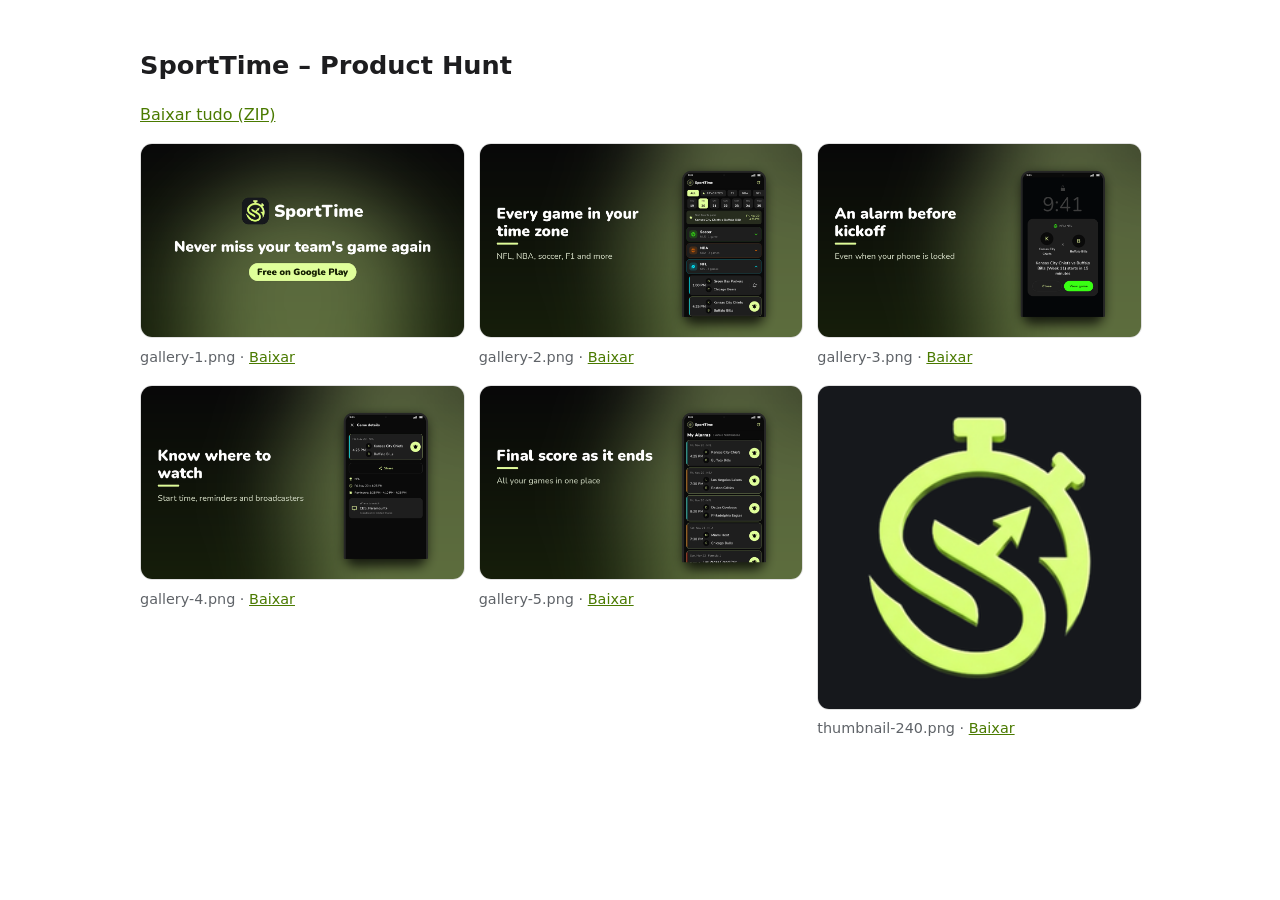
<file: sporttime/producthunt/index.html>
<!doctype html>
<html lang="pt-BR">
<head>
<meta charset="utf-8">
<meta name="viewport" content="width=device-width, initial-scale=1">
<title>SportTime – Product Hunt</title>
<style>
:root{color-scheme:light dark;--bg:#fff;--fg:#1d1d1f;--muted:#5f6368;--accent:#4a7a00;--line:#e0e0e0}
@media (prefers-color-scheme:dark){:root{--bg:#121212;--fg:#ececec;--muted:#a0a0a0;--accent:#dfff9a;--line:#333}}
body{margin:0;background:var(--bg);color:var(--fg);font:16px/1.6 system-ui,-apple-system,"Segoe UI",Roboto,sans-serif}
main{max-width:1000px;margin:0 auto;padding:32px 16px 64px}
h1{font-size:1.6rem;margin:.5em 0} h2{font-size:1.15rem;margin:1.6em 0 .4em}
.row{display:flex;flex-wrap:wrap;gap:16px} figure{margin:0;flex:1 1 300px}
img,video{width:100%;height:auto;border-radius:12px;border:1px solid var(--line)}
a{color:var(--accent)} figcaption{font-size:.9rem;color:var(--muted)}
</style>
</head>
<body>
<main>
<h1>SportTime – Product Hunt</h1>
<p><a href="sporttime-producthunt.zip" download>Baixar tudo (ZIP)</a></p>
<div class="row">
<figure><img src="gallery-1.png" alt="gallery-1.png"><figcaption>gallery-1.png · <a href="gallery-1.png" download>Baixar</a></figcaption></figure>
<figure><img src="gallery-2.png" alt="gallery-2.png"><figcaption>gallery-2.png · <a href="gallery-2.png" download>Baixar</a></figcaption></figure>
<figure><img src="gallery-3.png" alt="gallery-3.png"><figcaption>gallery-3.png · <a href="gallery-3.png" download>Baixar</a></figcaption></figure>
<figure><img src="gallery-4.png" alt="gallery-4.png"><figcaption>gallery-4.png · <a href="gallery-4.png" download>Baixar</a></figcaption></figure>
<figure><img src="gallery-5.png" alt="gallery-5.png"><figcaption>gallery-5.png · <a href="gallery-5.png" download>Baixar</a></figcaption></figure>
<figure><img src="thumbnail-240.png" alt="thumbnail-240.png"><figcaption>thumbnail-240.png · <a href="thumbnail-240.png" download>Baixar</a></figcaption></figure>
</div>

</main>
</body>
</html>
</file>
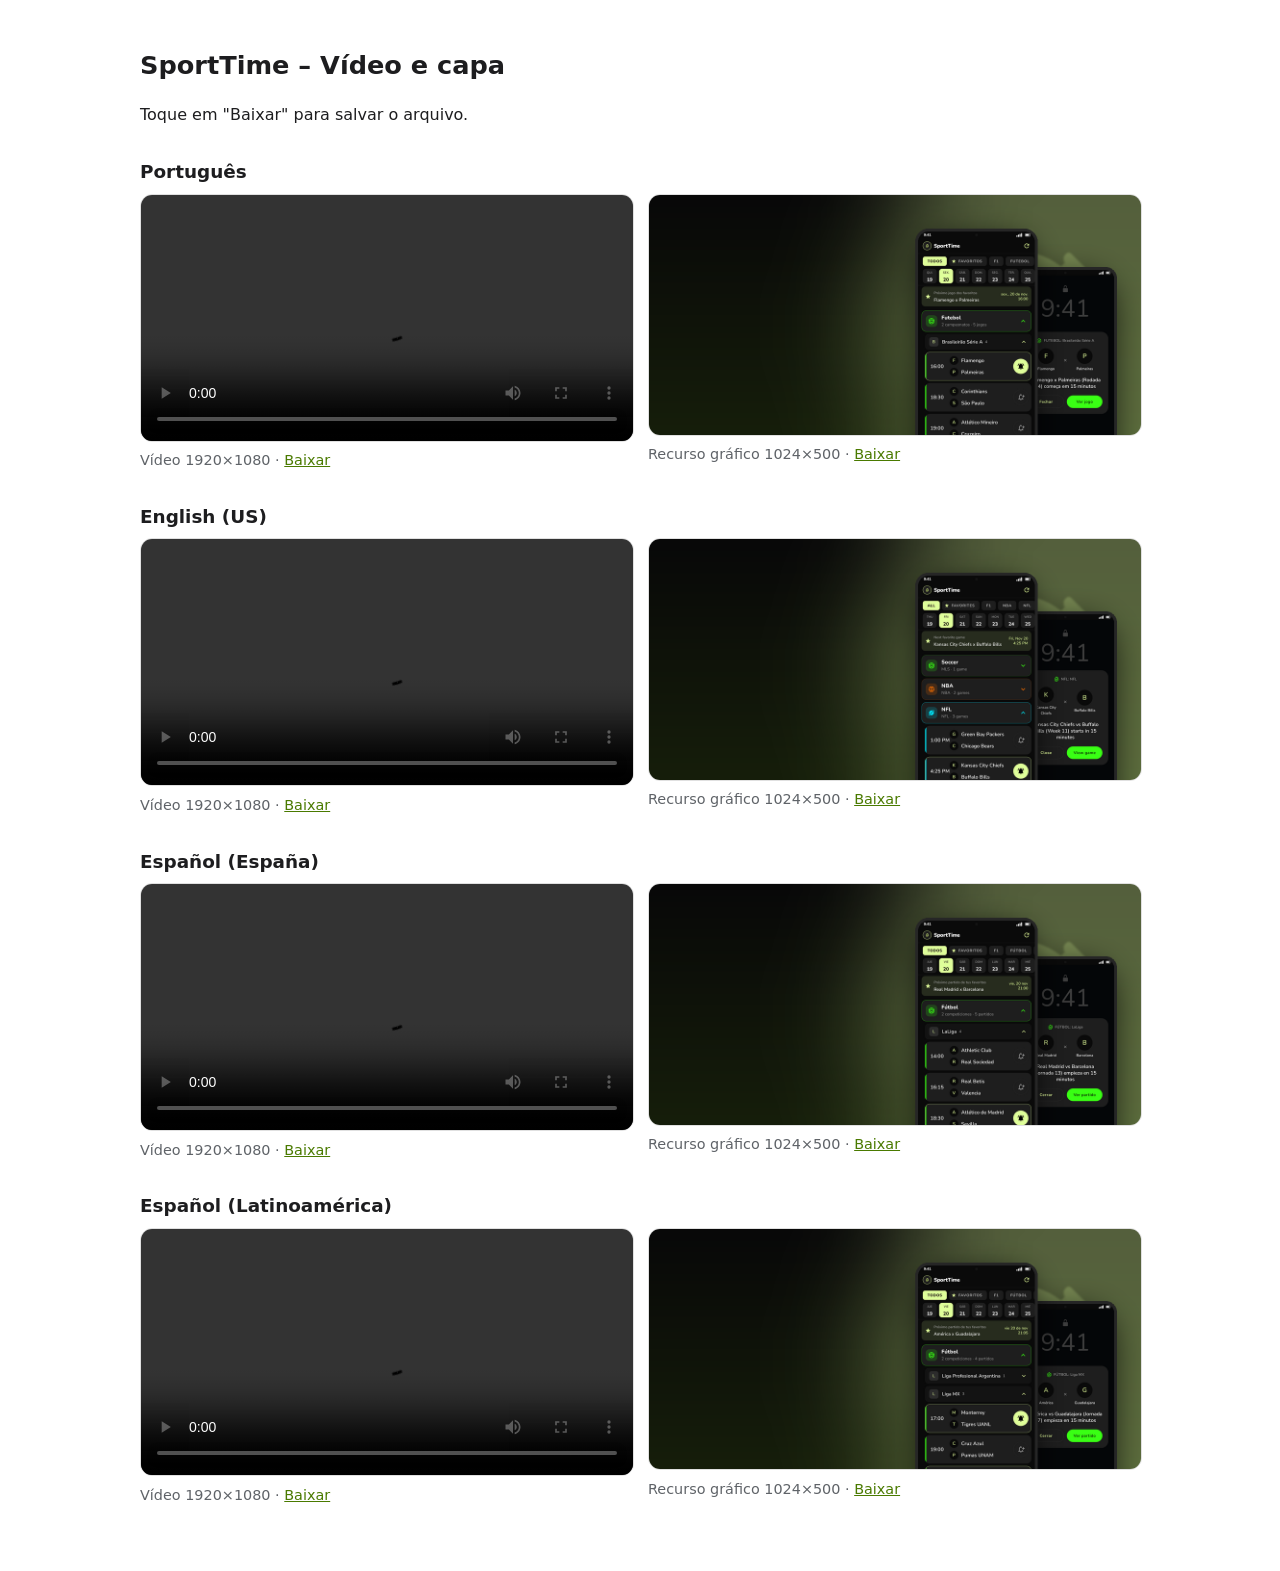
<file: sporttime/video/index.html>
<!doctype html>
<html lang="pt-BR">
<head>
<meta charset="utf-8">
<meta name="viewport" content="width=device-width, initial-scale=1">
<title>SportTime – Vídeo e capa</title>
<style>
:root{color-scheme:light dark;--bg:#fff;--fg:#1d1d1f;--muted:#5f6368;--accent:#4a7a00;--line:#e0e0e0}
@media (prefers-color-scheme:dark){:root{--bg:#121212;--fg:#ececec;--muted:#a0a0a0;--accent:#dfff9a;--line:#333}}
body{margin:0;background:var(--bg);color:var(--fg);font:16px/1.6 system-ui,-apple-system,"Segoe UI",Roboto,sans-serif}
main{max-width:1000px;margin:0 auto;padding:32px 16px 64px}
h1{font-size:1.6rem;margin:.5em 0} h2{font-size:1.15rem;margin:1.6em 0 .4em}
.row{display:flex;flex-wrap:wrap;gap:16px} figure{margin:0;flex:1 1 300px}
img,video{width:100%;height:auto;border-radius:12px;border:1px solid var(--line)}
a{color:var(--accent)} figcaption{font-size:.9rem;color:var(--muted)}
</style>
</head>
<body>
<main>
<h1>SportTime – Vídeo e capa</h1>
<p>Toque em "Baixar" para salvar o arquivo.</p>
<h2>Português</h2>
<div class="row">
<figure><video src="promo-pt-BR.mp4" controls preload="metadata"></video><figcaption>Vídeo 1920×1080 · <a href="promo-pt-BR.mp4" download>Baixar</a></figcaption></figure>
<figure><img src="hero-pt-BR-1024x500.png" alt="Recurso gráfico Português"><figcaption>Recurso gráfico 1024×500 · <a href="hero-pt-BR-1024x500.png" download>Baixar</a></figcaption></figure>
</div>
<h2>English (US)</h2>
<div class="row">
<figure><video src="promo-en-US.mp4" controls preload="metadata"></video><figcaption>Vídeo 1920×1080 · <a href="promo-en-US.mp4" download>Baixar</a></figcaption></figure>
<figure><img src="hero-en-US-1024x500.png" alt="Recurso gráfico English (US)"><figcaption>Recurso gráfico 1024×500 · <a href="hero-en-US-1024x500.png" download>Baixar</a></figcaption></figure>
</div>
<h2>Español (España)</h2>
<div class="row">
<figure><video src="promo-es-ES.mp4" controls preload="metadata"></video><figcaption>Vídeo 1920×1080 · <a href="promo-es-ES.mp4" download>Baixar</a></figcaption></figure>
<figure><img src="hero-es-ES-1024x500.png" alt="Recurso gráfico Español (España)"><figcaption>Recurso gráfico 1024×500 · <a href="hero-es-ES-1024x500.png" download>Baixar</a></figcaption></figure>
</div>
<h2>Español (Latinoamérica)</h2>
<div class="row">
<figure><video src="promo-es-419.mp4" controls preload="metadata"></video><figcaption>Vídeo 1920×1080 · <a href="promo-es-419.mp4" download>Baixar</a></figcaption></figure>
<figure><img src="hero-es-419-1024x500.png" alt="Recurso gráfico Español (Latinoamérica)"><figcaption>Recurso gráfico 1024×500 · <a href="hero-es-419-1024x500.png" download>Baixar</a></figcaption></figure>
</div>

</main>
</body>
</html>
</file>
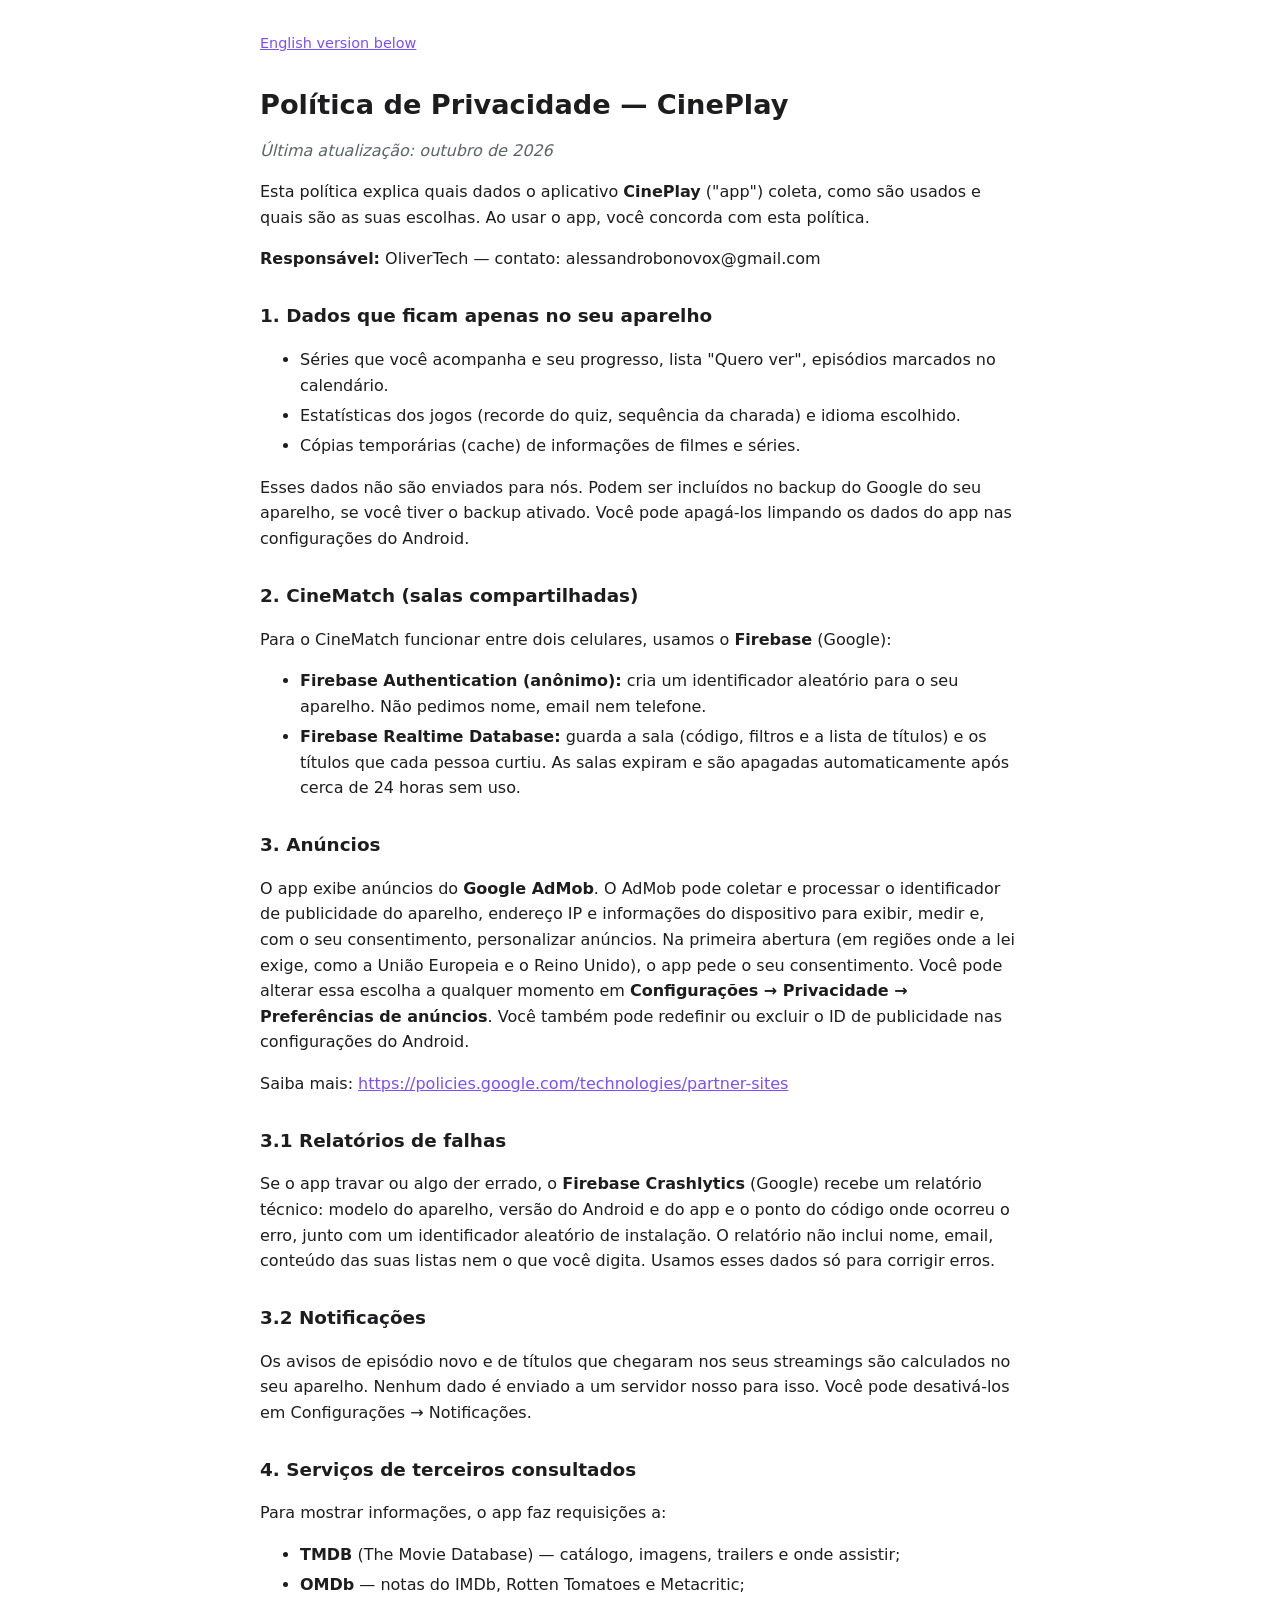
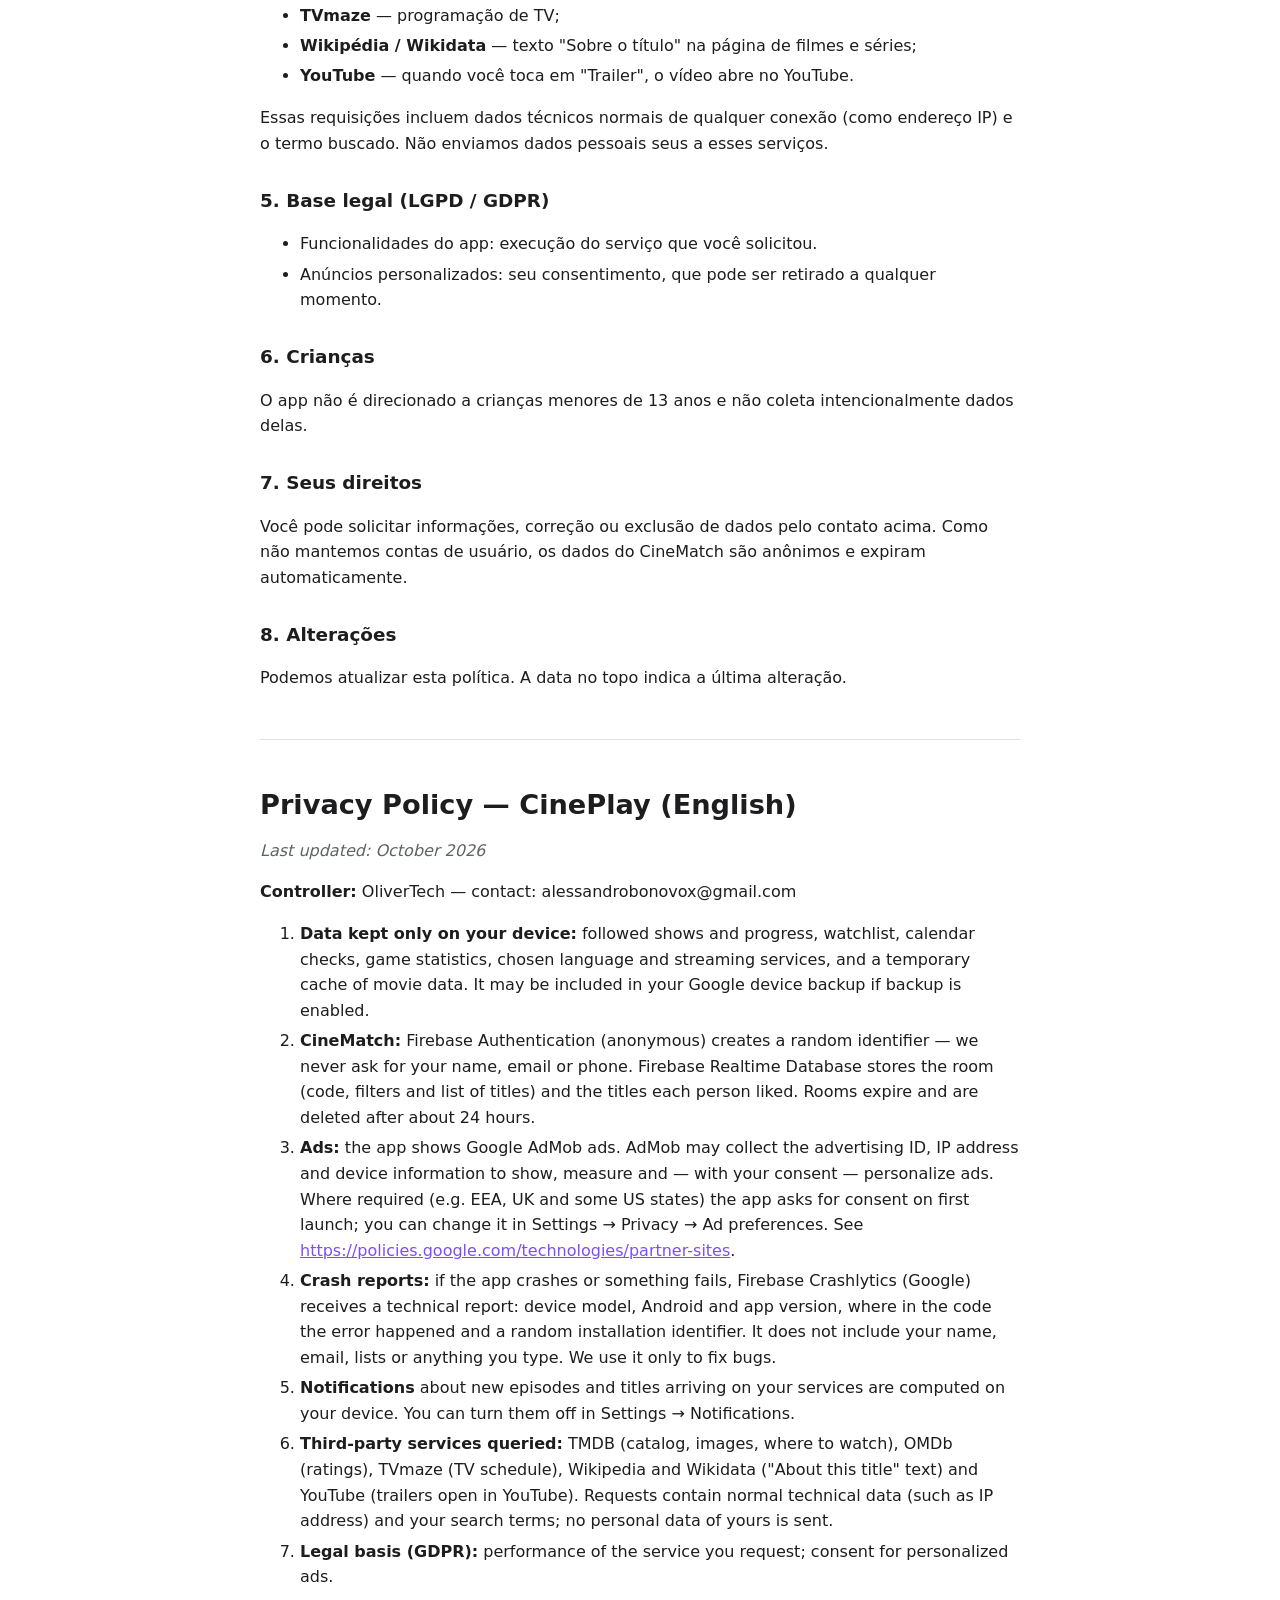
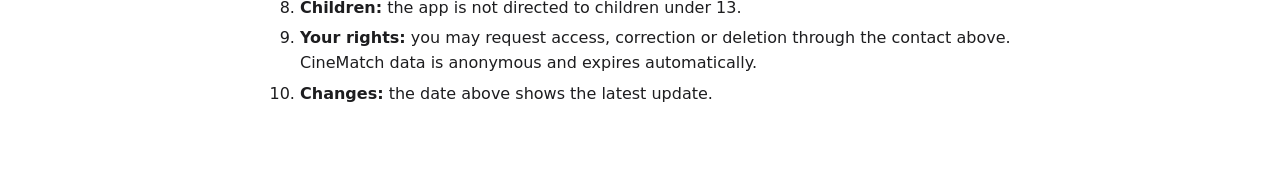
<file: cineplay-privacy.html>
<!doctype html>
<html lang="pt-BR">
<head>
<meta charset="utf-8">
<meta name="viewport" content="width=device-width, initial-scale=1">
<title>CinePlay – Política de Privacidade / Privacy Policy</title>
<style>
:root{color-scheme:light dark;--bg:#ffffff;--fg:#1d1d1f;--muted:#5f6368;--accent:#7c4dff;--line:#e0e0e0}
@media (prefers-color-scheme:dark){:root{--bg:#121212;--fg:#ececec;--muted:#a0a0a0;--accent:#b39dff;--line:#333}}
body{margin:0;background:var(--bg);color:var(--fg);font:16px/1.6 system-ui,-apple-system,"Segoe UI",Roboto,sans-serif}
main{max-width:760px;margin:0 auto;padding:32px 16px 64px}
h1{font-size:1.7rem;line-height:1.25;margin:1.2em 0 .3em}
h2,h3{font-size:1.15rem;margin:1.6em 0 .4em}
a{color:var(--accent)}
em{color:var(--muted)}
hr{border:0;border-top:1px solid var(--line);margin:48px 0}
nav{font-size:.9rem;color:var(--muted)}
code{font-size:.9em}
li{margin:.3em 0}
</style>
</head>
<body>
<main>
<nav><a href="#en">English version below</a></nav>
<h1>Política de Privacidade — CinePlay</h1>
<p><em>Última atualização: outubro de 2026</em></p>
<p>Esta política explica quais dados o aplicativo <strong>CinePlay</strong> ("app") coleta, como são usados e quais são as suas escolhas. Ao usar o app, você concorda com esta política.</p>
<p><strong>Responsável:</strong> OliverTech — contato: alessandrobonovox@gmail.com</p>
<h2>1. Dados que ficam apenas no seu aparelho</h2>
<ul>
<li>Séries que você acompanha e seu progresso, lista "Quero ver", episódios marcados no calendário.</li>
<li>Estatísticas dos jogos (recorde do quiz, sequência da charada) e idioma escolhido.</li>
<li>Cópias temporárias (cache) de informações de filmes e séries.</li>
</ul>
<p>Esses dados não são enviados para nós. Podem ser incluídos no backup do Google do seu aparelho, se você tiver o backup ativado. Você pode apagá-los limpando os dados do app nas configurações do Android.</p>
<h2>2. CineMatch (salas compartilhadas)</h2>
<p>Para o CineMatch funcionar entre dois celulares, usamos o <strong>Firebase</strong> (Google):</p>
<ul>
<li><strong>Firebase Authentication (anônimo):</strong> cria um identificador aleatório para o seu aparelho. Não pedimos nome, email nem telefone.</li>
<li><strong>Firebase Realtime Database:</strong> guarda a sala (código, filtros e a lista de títulos) e os títulos que cada pessoa curtiu. As salas expiram e são apagadas automaticamente após cerca de 24 horas sem uso.</li>
</ul>
<h2>3. Anúncios</h2>
<p>O app exibe anúncios do <strong>Google AdMob</strong>. O AdMob pode coletar e processar o identificador de publicidade do aparelho, endereço IP e informações do dispositivo para exibir, medir e, com o seu consentimento, personalizar anúncios. Na primeira abertura (em regiões onde a lei exige, como a União Europeia e o Reino Unido), o app pede o seu consentimento. Você pode alterar essa escolha a qualquer momento em <strong>Configurações → Privacidade → Preferências de anúncios</strong>. Você também pode redefinir ou excluir o ID de publicidade nas configurações do Android.</p>
<p>Saiba mais: <a href="https://policies.google.com/technologies/partner-sites">https://policies.google.com/technologies/partner-sites</a></p>
<h2>3.1 Relatórios de falhas</h2>
<p>Se o app travar ou algo der errado, o <strong>Firebase Crashlytics</strong> (Google) recebe um relatório técnico: modelo do aparelho, versão do Android e do app e o ponto do código onde ocorreu o erro, junto com um identificador aleatório de instalação. O relatório não inclui nome, email, conteúdo das suas listas nem o que você digita. Usamos esses dados só para corrigir erros.</p>
<h2>3.2 Notificações</h2>
<p>Os avisos de episódio novo e de títulos que chegaram nos seus streamings são calculados no seu aparelho. Nenhum dado é enviado a um servidor nosso para isso. Você pode desativá-los em Configurações → Notificações.</p>
<h2>4. Serviços de terceiros consultados</h2>
<p>Para mostrar informações, o app faz requisições a:</p>
<ul>
<li><strong>TMDB</strong> (The Movie Database) — catálogo, imagens, trailers e onde assistir;</li>
<li><strong>OMDb</strong> — notas do IMDb, Rotten Tomatoes e Metacritic;</li>
<li><strong>TVmaze</strong> — programação de TV;</li>
<li><strong>Wikipédia / Wikidata</strong> — texto "Sobre o título" na página de filmes e séries;</li>
<li><strong>YouTube</strong> — quando você toca em "Trailer", o vídeo abre no YouTube.</li>
</ul>
<p>Essas requisições incluem dados técnicos normais de qualquer conexão (como endereço IP) e o termo buscado. Não enviamos dados pessoais seus a esses serviços.</p>
<h2>5. Base legal (LGPD / GDPR)</h2>
<ul>
<li>Funcionalidades do app: execução do serviço que você solicitou.</li>
<li>Anúncios personalizados: seu consentimento, que pode ser retirado a qualquer momento.</li>
</ul>
<h2>6. Crianças</h2>
<p>O app não é direcionado a crianças menores de 13 anos e não coleta intencionalmente dados delas.</p>
<h2>7. Seus direitos</h2>
<p>Você pode solicitar informações, correção ou exclusão de dados pelo contato acima. Como não mantemos contas de usuário, os dados do CineMatch são anônimos e expiram automaticamente.</p>
<h2>8. Alterações</h2>
<p>Podemos atualizar esta política. A data no topo indica a última alteração.</p>
<hr>
<h1 id="en">Privacy Policy — CinePlay (English)</h1>
<p><em>Last updated: October 2026</em></p>
<p><strong>Controller:</strong> OliverTech — contact: alessandrobonovox@gmail.com</p>
<ol>
<li><strong>Data kept only on your device:</strong> followed shows and progress, watchlist, calendar checks, game statistics, chosen language and streaming services, and a temporary cache of movie data. It may be included in your Google device backup if backup is enabled.</li>
<li><strong>CineMatch:</strong> Firebase Authentication (anonymous) creates a random identifier — we never ask for your name, email or phone. Firebase Realtime Database stores the room (code, filters and list of titles) and the titles each person liked. Rooms expire and are deleted after about 24 hours.</li>
<li><strong>Ads:</strong> the app shows Google AdMob ads. AdMob may collect the advertising ID, IP address and device information to show, measure and — with your consent — personalize ads. Where required (e.g. EEA, UK and some US states) the app asks for consent on first launch; you can change it in Settings → Privacy → Ad preferences. See <a href="https://policies.google.com/technologies/partner-sites">https://policies.google.com/technologies/partner-sites</a>.</li>
<li><strong>Crash reports:</strong> if the app crashes or something fails, Firebase Crashlytics (Google) receives a technical report: device model, Android and app version, where in the code the error happened and a random installation identifier. It does not include your name, email, lists or anything you type. We use it only to fix bugs.</li>
<li><strong>Notifications</strong> about new episodes and titles arriving on your services are computed on your device. You can turn them off in Settings → Notifications.</li>
<li><strong>Third-party services queried:</strong> TMDB (catalog, images, where to watch), OMDb (ratings), TVmaze (TV schedule), Wikipedia and Wikidata ("About this title" text) and YouTube (trailers open in YouTube). Requests contain normal technical data (such as IP address) and your search terms; no personal data of yours is sent.</li>
<li><strong>Legal basis (GDPR):</strong> performance of the service you request; consent for personalized ads.</li>
<li><strong>Children:</strong> the app is not directed to children under 13.</li>
<li><strong>Your rights:</strong> you may request access, correction or deletion through the contact above. CineMatch data is anonymous and expires automatically.</li>
<li><strong>Changes:</strong> the date above shows the latest update.</li>
</ol>
</main>
</body>
</html>
</file>
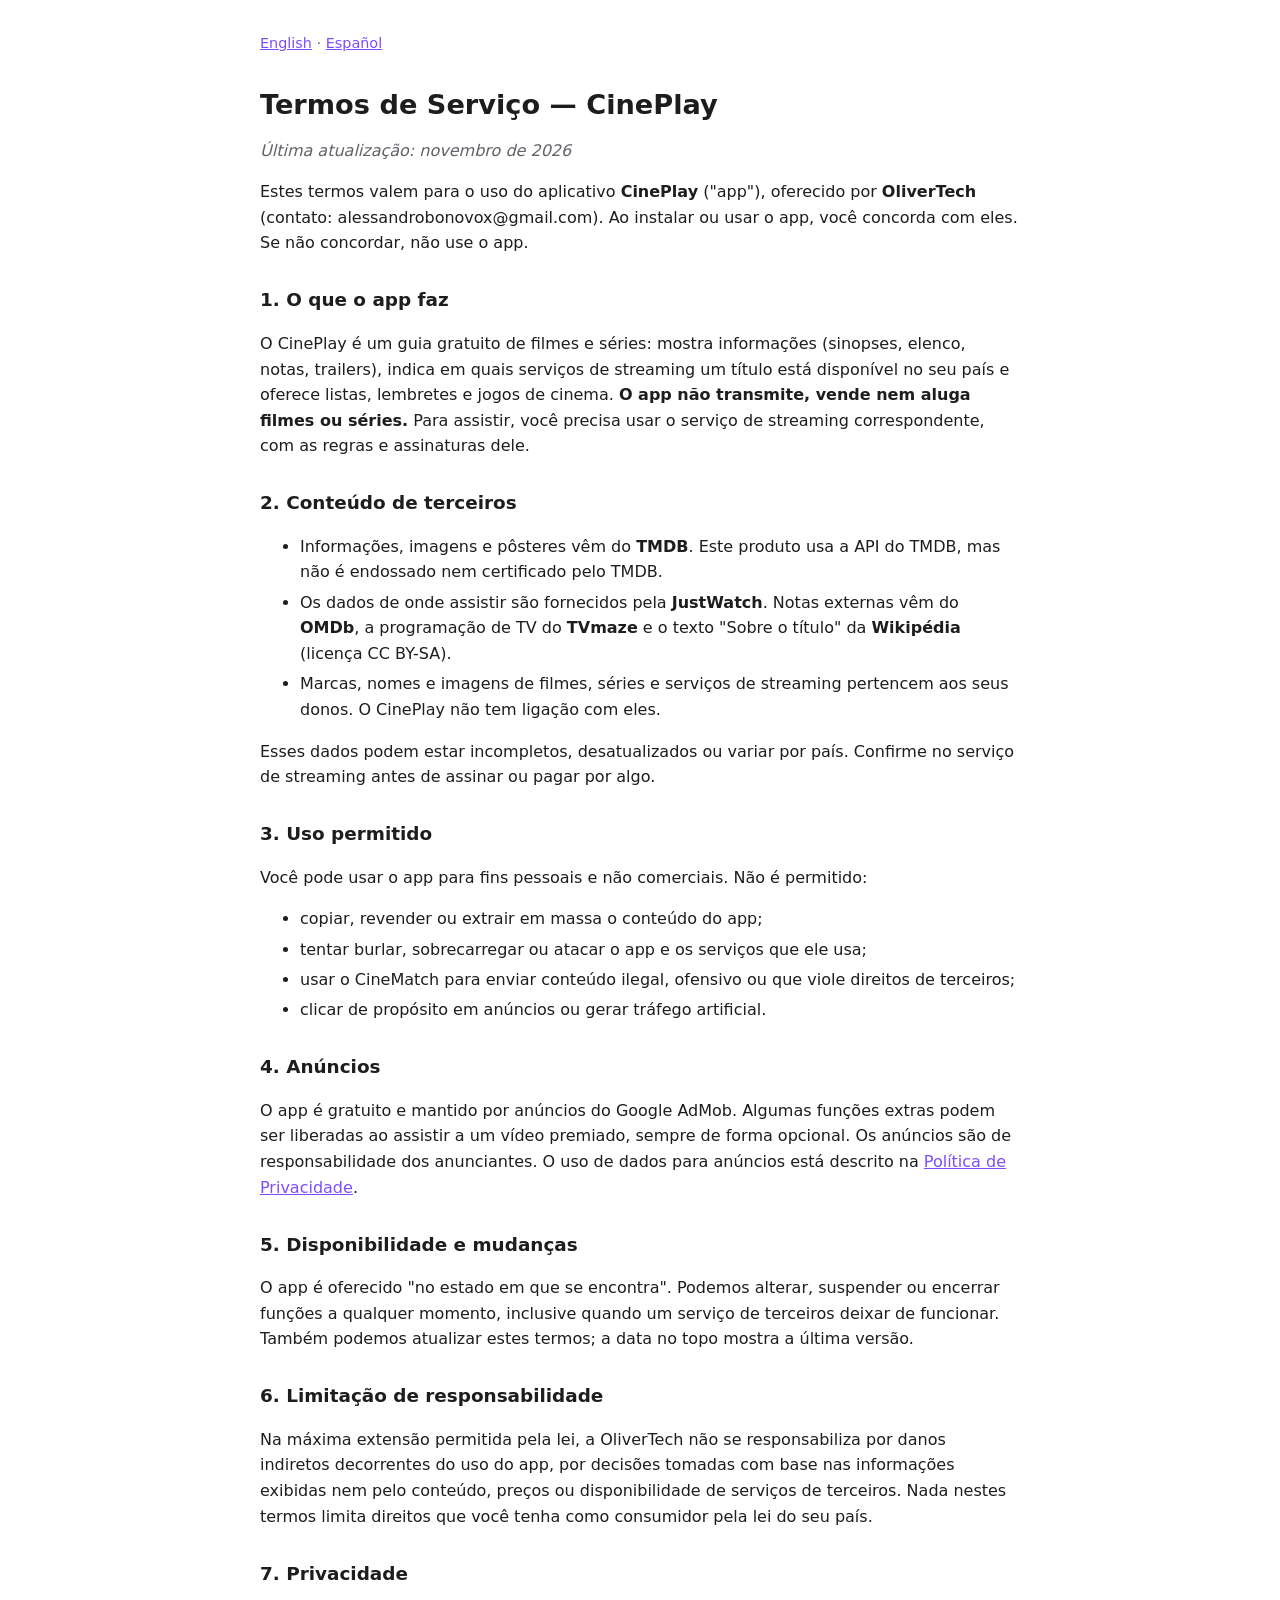
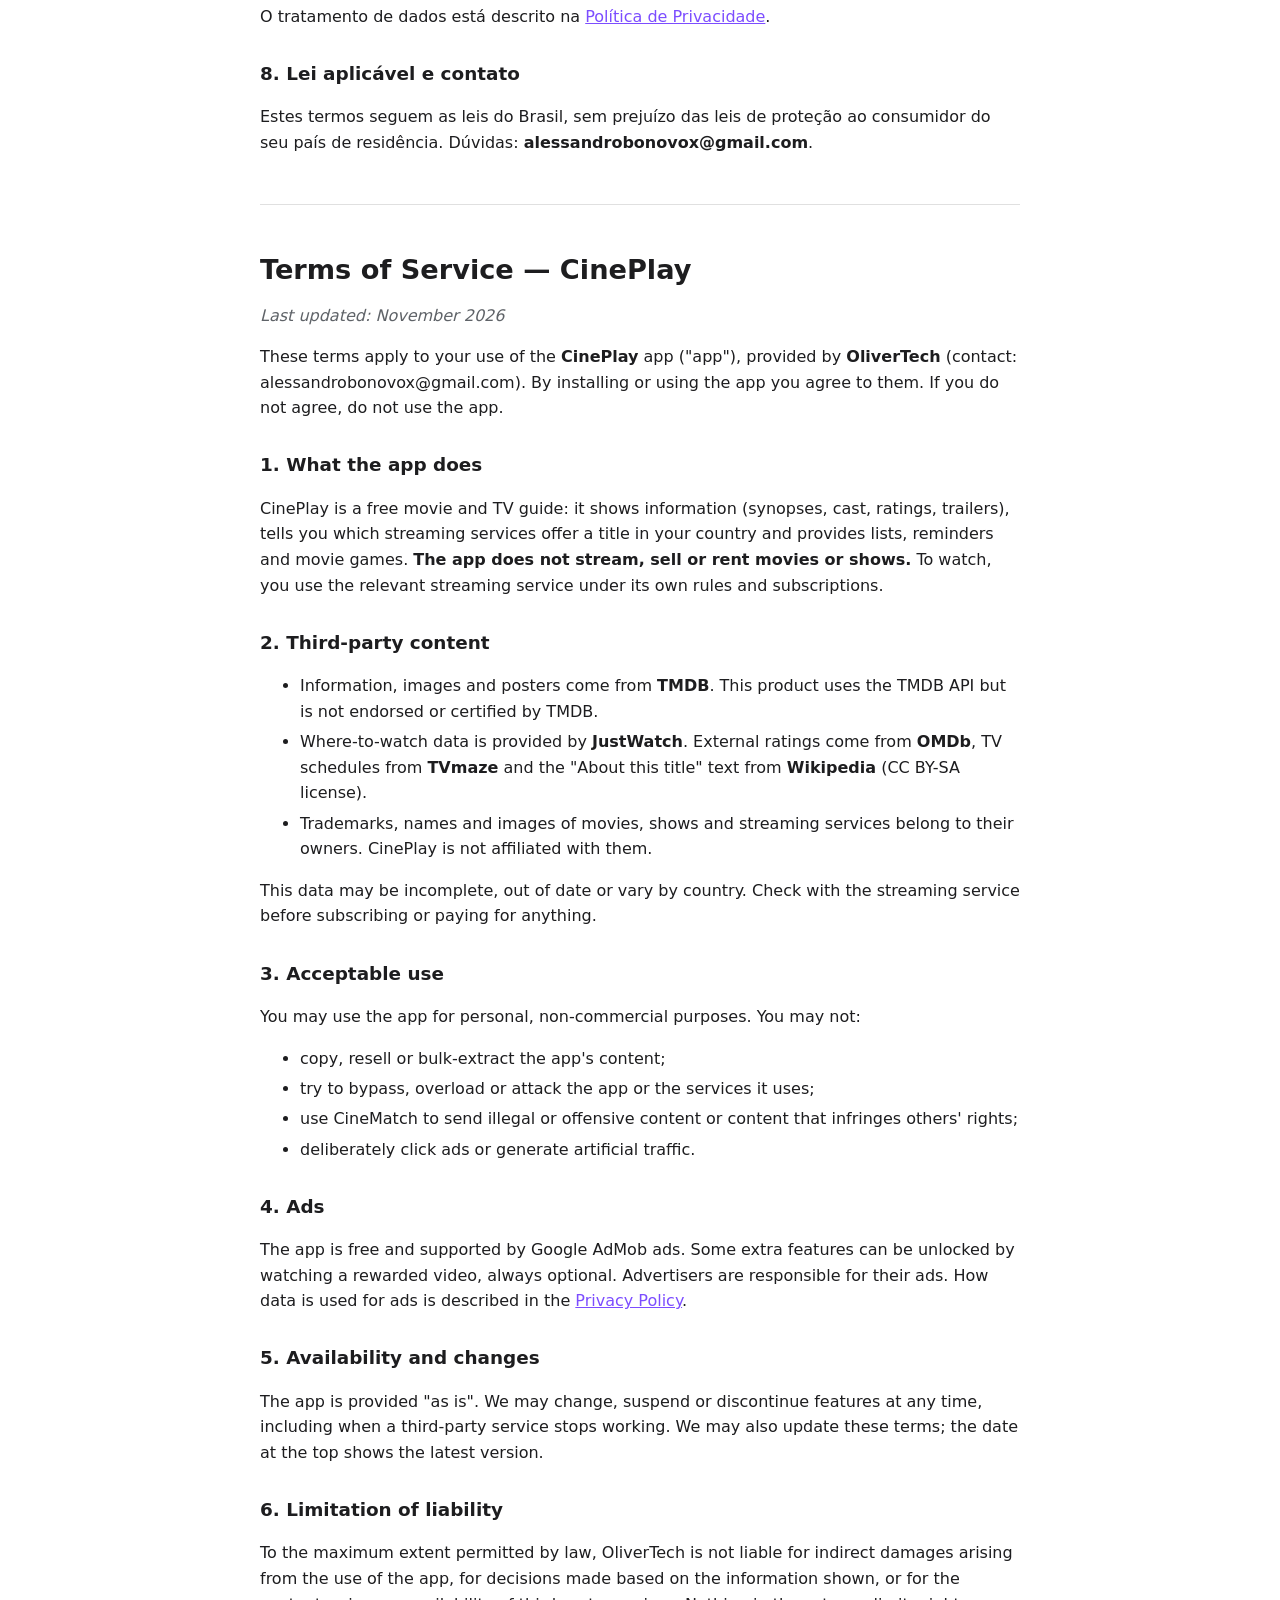
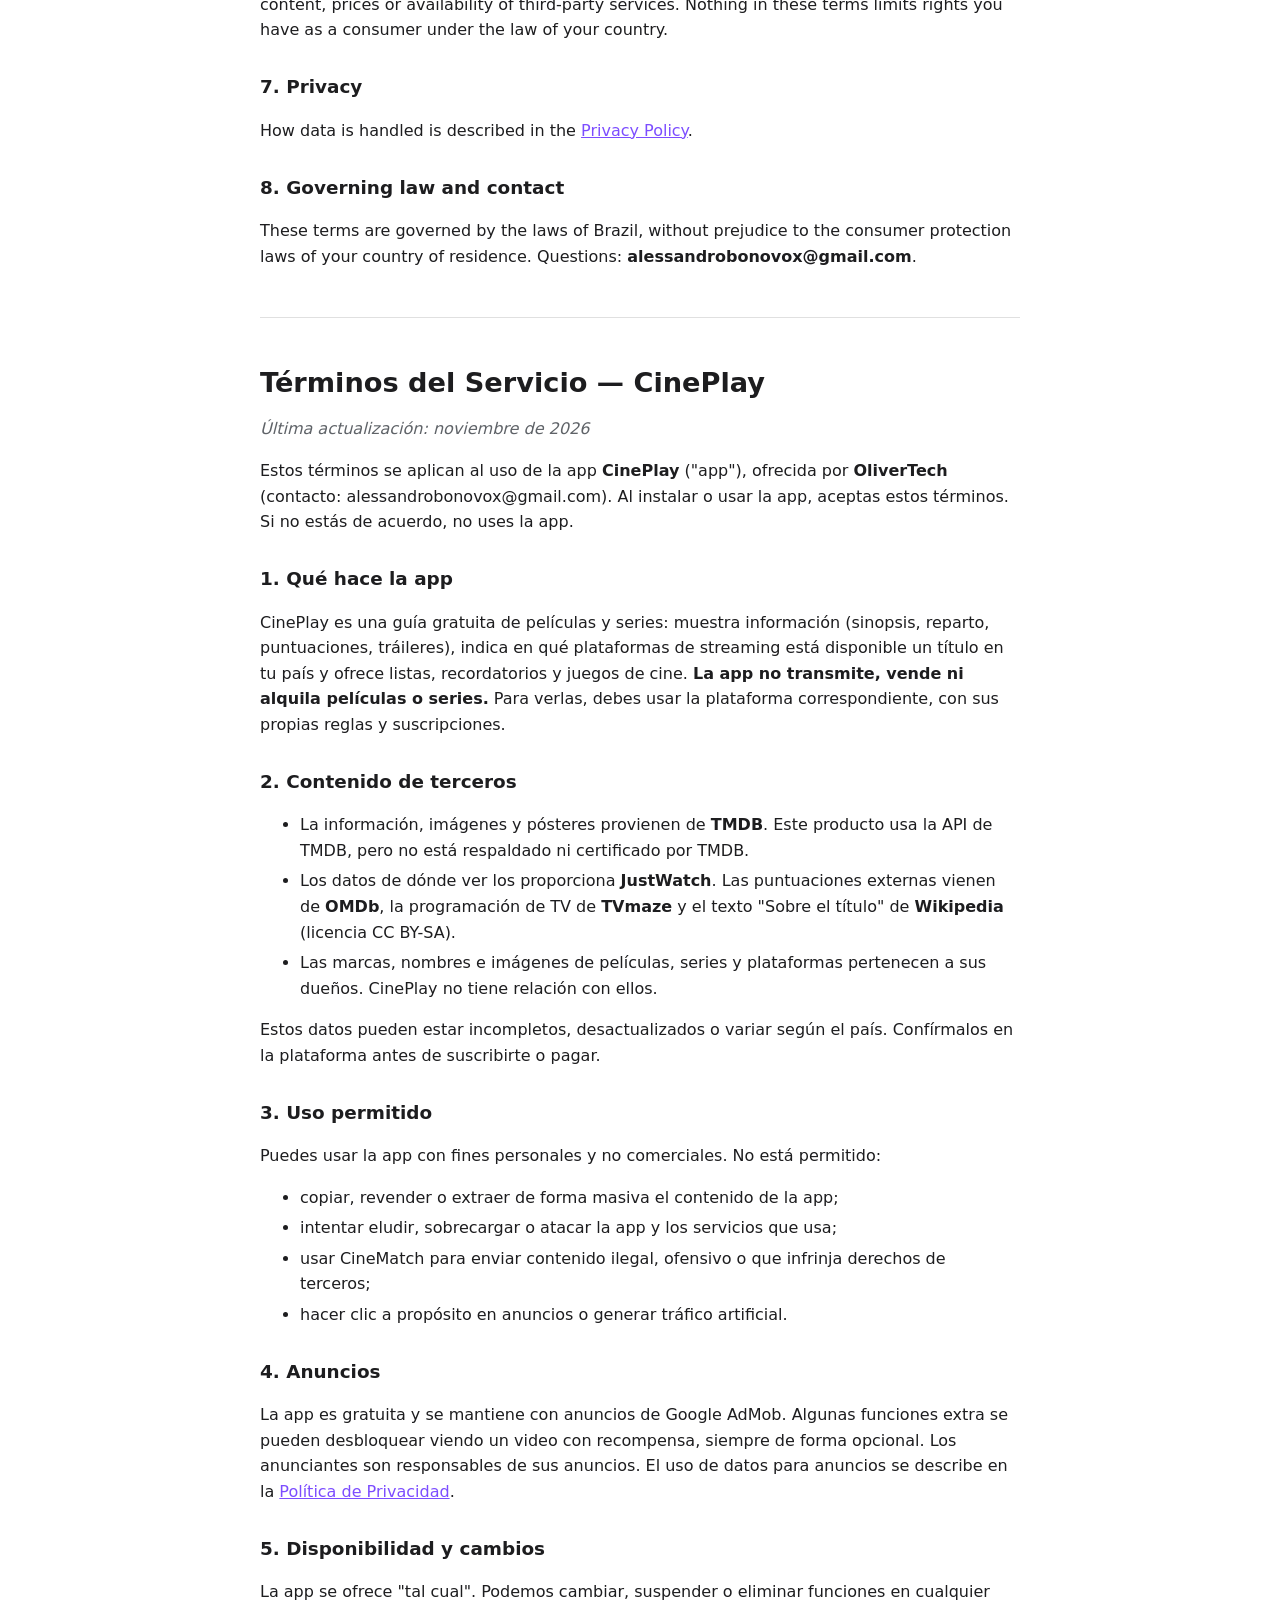
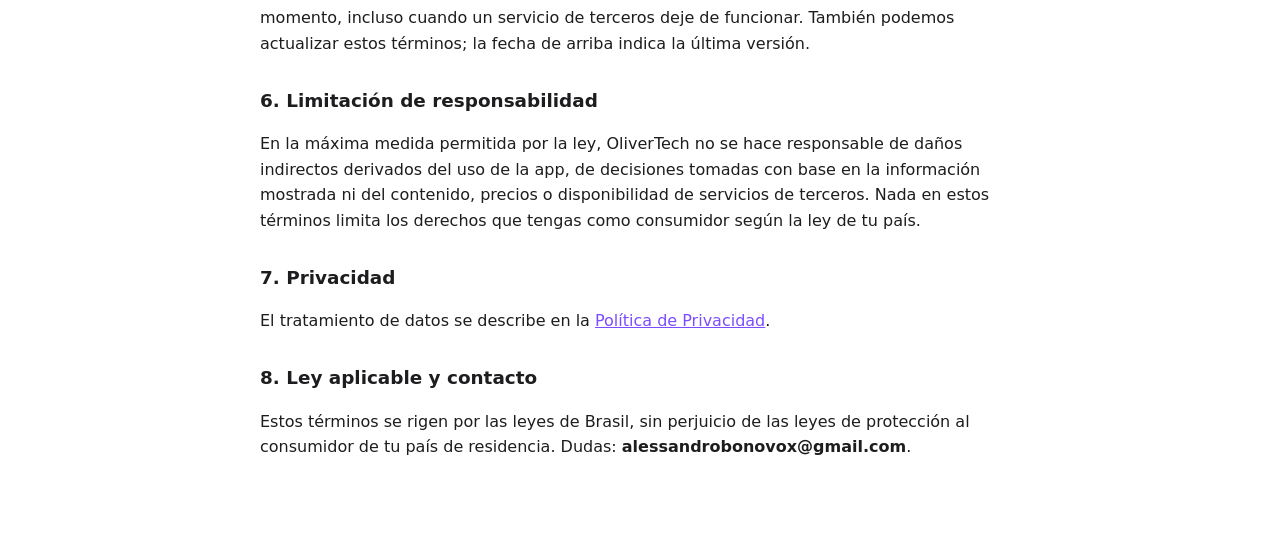
<file: cineplay-terms.html>
<!doctype html>
<html lang="pt-BR">
<head>
<meta charset="utf-8">
<meta name="viewport" content="width=device-width, initial-scale=1">
<title>CinePlay – Termos de Serviço / Terms of Service / Términos del Servicio</title>
<style>
:root{color-scheme:light dark;--bg:#ffffff;--fg:#1d1d1f;--muted:#5f6368;--accent:#7c4dff;--line:#e0e0e0}
@media (prefers-color-scheme:dark){:root{--bg:#121212;--fg:#ececec;--muted:#a0a0a0;--accent:#b39dff;--line:#333}}
body{margin:0;background:var(--bg);color:var(--fg);font:16px/1.6 system-ui,-apple-system,"Segoe UI",Roboto,sans-serif}
main{max-width:760px;margin:0 auto;padding:32px 16px 64px}
h1{font-size:1.7rem;line-height:1.25;margin:1.2em 0 .3em}
h2,h3{font-size:1.15rem;margin:1.6em 0 .4em}
a{color:var(--accent)}
em{color:var(--muted)}
hr{border:0;border-top:1px solid var(--line);margin:48px 0}
nav{font-size:.9rem;color:var(--muted)}
code{font-size:.9em}
li{margin:.3em 0}
</style>
</head>
<body>
<main>
<nav><a href="#en">English</a> · <a href="#es">Español</a></nav>

<h1>Termos de Serviço — CinePlay</h1>
<p><em>Última atualização: novembro de 2026</em></p>
<p>Estes termos valem para o uso do aplicativo <strong>CinePlay</strong> ("app"), oferecido por <strong>OliverTech</strong> (contato: alessandrobonovox@gmail.com). Ao instalar ou usar o app, você concorda com eles. Se não concordar, não use o app.</p>
<h2>1. O que o app faz</h2>
<p>O CinePlay é um guia gratuito de filmes e séries: mostra informações (sinopses, elenco, notas, trailers), indica em quais serviços de streaming um título está disponível no seu país e oferece listas, lembretes e jogos de cinema. <strong>O app não transmite, vende nem aluga filmes ou séries.</strong> Para assistir, você precisa usar o serviço de streaming correspondente, com as regras e assinaturas dele.</p>
<h2>2. Conteúdo de terceiros</h2>
<ul>
<li>Informações, imagens e pôsteres vêm do <strong>TMDB</strong>. Este produto usa a API do TMDB, mas não é endossado nem certificado pelo TMDB.</li>
<li>Os dados de onde assistir são fornecidos pela <strong>JustWatch</strong>. Notas externas vêm do <strong>OMDb</strong>, a programação de TV do <strong>TVmaze</strong> e o texto "Sobre o título" da <strong>Wikipédia</strong> (licença CC BY-SA).</li>
<li>Marcas, nomes e imagens de filmes, séries e serviços de streaming pertencem aos seus donos. O CinePlay não tem ligação com eles.</li>
</ul>
<p>Esses dados podem estar incompletos, desatualizados ou variar por país. Confirme no serviço de streaming antes de assinar ou pagar por algo.</p>
<h2>3. Uso permitido</h2>
<p>Você pode usar o app para fins pessoais e não comerciais. Não é permitido:</p>
<ul>
<li>copiar, revender ou extrair em massa o conteúdo do app;</li>
<li>tentar burlar, sobrecarregar ou atacar o app e os serviços que ele usa;</li>
<li>usar o CineMatch para enviar conteúdo ilegal, ofensivo ou que viole direitos de terceiros;</li>
<li>clicar de propósito em anúncios ou gerar tráfego artificial.</li>
</ul>
<h2>4. Anúncios</h2>
<p>O app é gratuito e mantido por anúncios do Google AdMob. Algumas funções extras podem ser liberadas ao assistir a um vídeo premiado, sempre de forma opcional. Os anúncios são de responsabilidade dos anunciantes. O uso de dados para anúncios está descrito na <a href="https://alessandrobonovox.github.io/cineplay-privacy.html">Política de Privacidade</a>.</p>
<h2>5. Disponibilidade e mudanças</h2>
<p>O app é oferecido "no estado em que se encontra". Podemos alterar, suspender ou encerrar funções a qualquer momento, inclusive quando um serviço de terceiros deixar de funcionar. Também podemos atualizar estes termos; a data no topo mostra a última versão.</p>
<h2>6. Limitação de responsabilidade</h2>
<p>Na máxima extensão permitida pela lei, a OliverTech não se responsabiliza por danos indiretos decorrentes do uso do app, por decisões tomadas com base nas informações exibidas nem pelo conteúdo, preços ou disponibilidade de serviços de terceiros. Nada nestes termos limita direitos que você tenha como consumidor pela lei do seu país.</p>
<h2>7. Privacidade</h2>
<p>O tratamento de dados está descrito na <a href="https://alessandrobonovox.github.io/cineplay-privacy.html">Política de Privacidade</a>.</p>
<h2>8. Lei aplicável e contato</h2>
<p>Estes termos seguem as leis do Brasil, sem prejuízo das leis de proteção ao consumidor do seu país de residência. Dúvidas: <strong>alessandrobonovox@gmail.com</strong>.</p>

<hr id="en">

<h1>Terms of Service — CinePlay</h1>
<p><em>Last updated: November 2026</em></p>
<p>These terms apply to your use of the <strong>CinePlay</strong> app ("app"), provided by <strong>OliverTech</strong> (contact: alessandrobonovox@gmail.com). By installing or using the app you agree to them. If you do not agree, do not use the app.</p>
<h2>1. What the app does</h2>
<p>CinePlay is a free movie and TV guide: it shows information (synopses, cast, ratings, trailers), tells you which streaming services offer a title in your country and provides lists, reminders and movie games. <strong>The app does not stream, sell or rent movies or shows.</strong> To watch, you use the relevant streaming service under its own rules and subscriptions.</p>
<h2>2. Third-party content</h2>
<ul>
<li>Information, images and posters come from <strong>TMDB</strong>. This product uses the TMDB API but is not endorsed or certified by TMDB.</li>
<li>Where-to-watch data is provided by <strong>JustWatch</strong>. External ratings come from <strong>OMDb</strong>, TV schedules from <strong>TVmaze</strong> and the "About this title" text from <strong>Wikipedia</strong> (CC BY-SA license).</li>
<li>Trademarks, names and images of movies, shows and streaming services belong to their owners. CinePlay is not affiliated with them.</li>
</ul>
<p>This data may be incomplete, out of date or vary by country. Check with the streaming service before subscribing or paying for anything.</p>
<h2>3. Acceptable use</h2>
<p>You may use the app for personal, non-commercial purposes. You may not:</p>
<ul>
<li>copy, resell or bulk-extract the app's content;</li>
<li>try to bypass, overload or attack the app or the services it uses;</li>
<li>use CineMatch to send illegal or offensive content or content that infringes others' rights;</li>
<li>deliberately click ads or generate artificial traffic.</li>
</ul>
<h2>4. Ads</h2>
<p>The app is free and supported by Google AdMob ads. Some extra features can be unlocked by watching a rewarded video, always optional. Advertisers are responsible for their ads. How data is used for ads is described in the <a href="https://alessandrobonovox.github.io/cineplay-privacy.html#en">Privacy Policy</a>.</p>
<h2>5. Availability and changes</h2>
<p>The app is provided "as is". We may change, suspend or discontinue features at any time, including when a third-party service stops working. We may also update these terms; the date at the top shows the latest version.</p>
<h2>6. Limitation of liability</h2>
<p>To the maximum extent permitted by law, OliverTech is not liable for indirect damages arising from the use of the app, for decisions made based on the information shown, or for the content, prices or availability of third-party services. Nothing in these terms limits rights you have as a consumer under the law of your country.</p>
<h2>7. Privacy</h2>
<p>How data is handled is described in the <a href="https://alessandrobonovox.github.io/cineplay-privacy.html#en">Privacy Policy</a>.</p>
<h2>8. Governing law and contact</h2>
<p>These terms are governed by the laws of Brazil, without prejudice to the consumer protection laws of your country of residence. Questions: <strong>alessandrobonovox@gmail.com</strong>.</p>

<hr id="es">

<h1>Términos del Servicio — CinePlay</h1>
<p><em>Última actualización: noviembre de 2026</em></p>
<p>Estos términos se aplican al uso de la app <strong>CinePlay</strong> ("app"), ofrecida por <strong>OliverTech</strong> (contacto: alessandrobonovox@gmail.com). Al instalar o usar la app, aceptas estos términos. Si no estás de acuerdo, no uses la app.</p>
<h2>1. Qué hace la app</h2>
<p>CinePlay es una guía gratuita de películas y series: muestra información (sinopsis, reparto, puntuaciones, tráileres), indica en qué plataformas de streaming está disponible un título en tu país y ofrece listas, recordatorios y juegos de cine. <strong>La app no transmite, vende ni alquila películas o series.</strong> Para verlas, debes usar la plataforma correspondiente, con sus propias reglas y suscripciones.</p>
<h2>2. Contenido de terceros</h2>
<ul>
<li>La información, imágenes y pósteres provienen de <strong>TMDB</strong>. Este producto usa la API de TMDB, pero no está respaldado ni certificado por TMDB.</li>
<li>Los datos de dónde ver los proporciona <strong>JustWatch</strong>. Las puntuaciones externas vienen de <strong>OMDb</strong>, la programación de TV de <strong>TVmaze</strong> y el texto "Sobre el título" de <strong>Wikipedia</strong> (licencia CC BY-SA).</li>
<li>Las marcas, nombres e imágenes de películas, series y plataformas pertenecen a sus dueños. CinePlay no tiene relación con ellos.</li>
</ul>
<p>Estos datos pueden estar incompletos, desactualizados o variar según el país. Confírmalos en la plataforma antes de suscribirte o pagar.</p>
<h2>3. Uso permitido</h2>
<p>Puedes usar la app con fines personales y no comerciales. No está permitido:</p>
<ul>
<li>copiar, revender o extraer de forma masiva el contenido de la app;</li>
<li>intentar eludir, sobrecargar o atacar la app y los servicios que usa;</li>
<li>usar CineMatch para enviar contenido ilegal, ofensivo o que infrinja derechos de terceros;</li>
<li>hacer clic a propósito en anuncios o generar tráfico artificial.</li>
</ul>
<h2>4. Anuncios</h2>
<p>La app es gratuita y se mantiene con anuncios de Google AdMob. Algunas funciones extra se pueden desbloquear viendo un video con recompensa, siempre de forma opcional. Los anunciantes son responsables de sus anuncios. El uso de datos para anuncios se describe en la <a href="https://alessandrobonovox.github.io/cineplay-privacy.html">Política de Privacidad</a>.</p>
<h2>5. Disponibilidad y cambios</h2>
<p>La app se ofrece "tal cual". Podemos cambiar, suspender o eliminar funciones en cualquier momento, incluso cuando un servicio de terceros deje de funcionar. También podemos actualizar estos términos; la fecha de arriba indica la última versión.</p>
<h2>6. Limitación de responsabilidad</h2>
<p>En la máxima medida permitida por la ley, OliverTech no se hace responsable de daños indirectos derivados del uso de la app, de decisiones tomadas con base en la información mostrada ni del contenido, precios o disponibilidad de servicios de terceros. Nada en estos términos limita los derechos que tengas como consumidor según la ley de tu país.</p>
<h2>7. Privacidad</h2>
<p>El tratamiento de datos se describe en la <a href="https://alessandrobonovox.github.io/cineplay-privacy.html">Política de Privacidad</a>.</p>
<h2>8. Ley aplicable y contacto</h2>
<p>Estos términos se rigen por las leyes de Brasil, sin perjuicio de las leyes de protección al consumidor de tu país de residencia. Dudas: <strong>alessandrobonovox@gmail.com</strong>.</p>
</main>
</body>
</html>
</file>
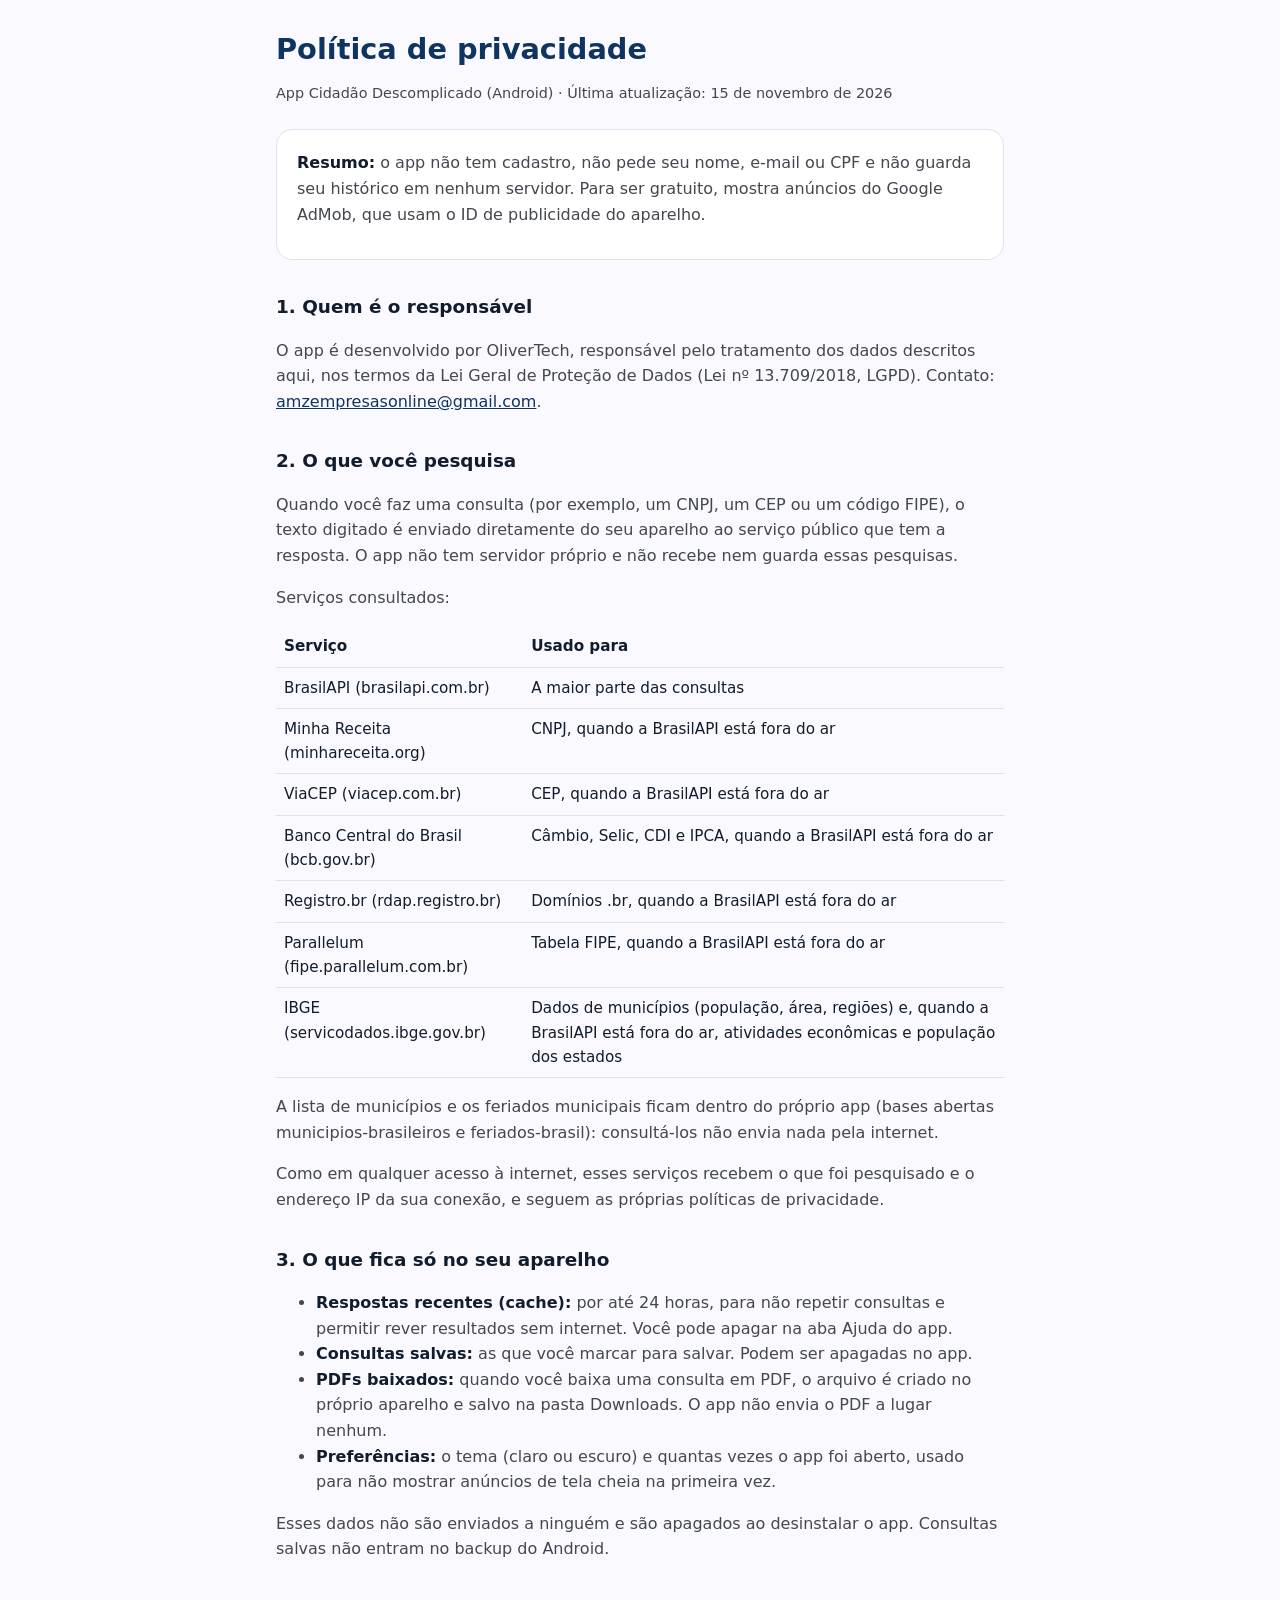
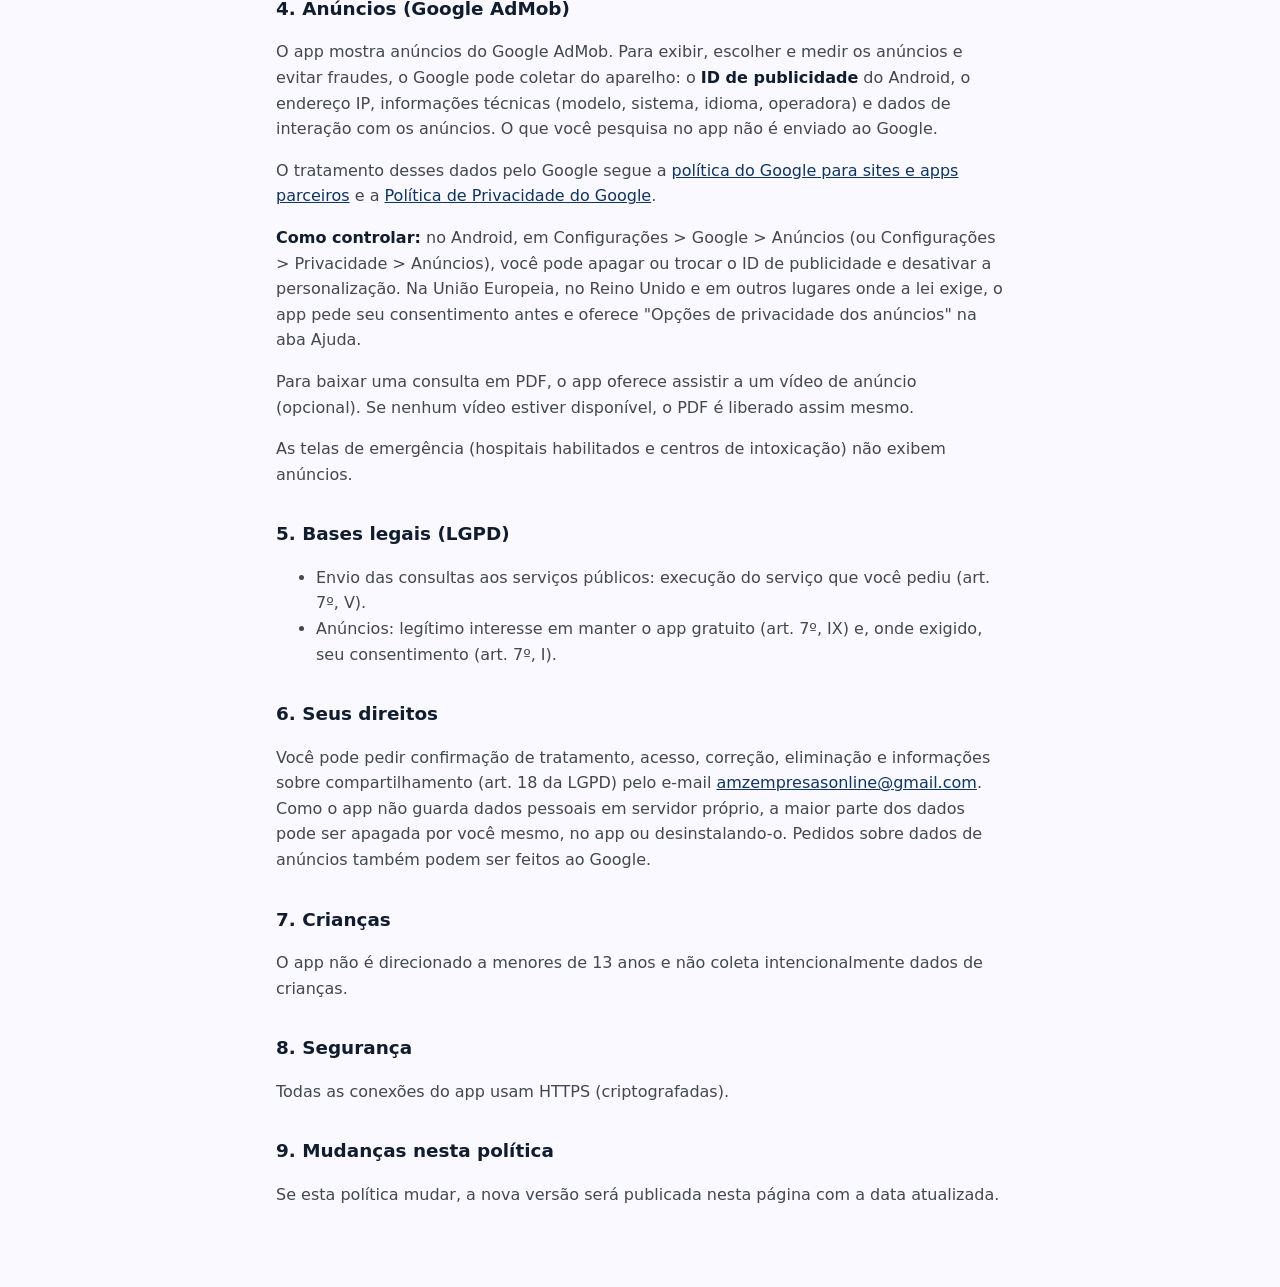
<file: privacidade.html>
<!doctype html>
<html lang="pt-BR">
<head>
<meta charset="utf-8">
<meta name="viewport" content="width=device-width, initial-scale=1">
<title>Política de privacidade · Cidadão Descomplicado</title>
<link rel="stylesheet" href="estilo.css">
</head>
<body>
<main>
<h1>Política de privacidade</h1>
<p class="data">App Cidadão Descomplicado (Android) · Última atualização: 15 de novembro de 2026</p>

<div class="cartao">
<p><strong>Resumo:</strong> o app não tem cadastro, não pede seu nome, e-mail ou CPF e não guarda
seu histórico em nenhum servidor. Para ser gratuito, mostra anúncios do Google AdMob, que usam o
ID de publicidade do aparelho.</p>
</div>

<h2>1. Quem é o responsável</h2>
<p>O app é desenvolvido por OliverTech, responsável pelo tratamento dos dados descritos aqui,
nos termos da Lei Geral de Proteção de Dados (Lei nº 13.709/2018, LGPD). Contato:
<a href="mailto:amzempresasonline@gmail.com">amzempresasonline@gmail.com</a>.</p>

<h2>2. O que você pesquisa</h2>
<p>Quando você faz uma consulta (por exemplo, um CNPJ, um CEP ou um código FIPE), o texto digitado
é enviado diretamente do seu aparelho ao serviço público que tem a resposta. O app não tem
servidor próprio e não recebe nem guarda essas pesquisas.</p>
<p>Serviços consultados:</p>
<table>
<tr><th>Serviço</th><th>Usado para</th></tr>
<tr><td>BrasilAPI (brasilapi.com.br)</td><td>A maior parte das consultas</td></tr>
<tr><td>Minha Receita (minhareceita.org)</td><td>CNPJ, quando a BrasilAPI está fora do ar</td></tr>
<tr><td>ViaCEP (viacep.com.br)</td><td>CEP, quando a BrasilAPI está fora do ar</td></tr>
<tr><td>Banco Central do Brasil (bcb.gov.br)</td><td>Câmbio, Selic, CDI e IPCA, quando a BrasilAPI está fora do ar</td></tr>
<tr><td>Registro.br (rdap.registro.br)</td><td>Domínios .br, quando a BrasilAPI está fora do ar</td></tr>
<tr><td>Parallelum (fipe.parallelum.com.br)</td><td>Tabela FIPE, quando a BrasilAPI está fora do ar</td></tr>
<tr><td>IBGE (servicodados.ibge.gov.br)</td><td>Dados de municípios (população, área, regiões) e, quando a BrasilAPI está fora do ar, atividades econômicas e população dos estados</td></tr>
</table>
<p>A lista de municípios e os feriados municipais ficam dentro do próprio app (bases abertas
municipios-brasileiros e feriados-brasil): consultá-los não envia nada pela internet.</p>
<p>Como em qualquer acesso à internet, esses serviços recebem o que foi pesquisado e o endereço IP
da sua conexão, e seguem as próprias políticas de privacidade.</p>

<h2>3. O que fica só no seu aparelho</h2>
<ul>
<li><strong>Respostas recentes (cache):</strong> por até 24 horas, para não repetir consultas e
permitir rever resultados sem internet. Você pode apagar na aba Ajuda do app.</li>
<li><strong>Consultas salvas:</strong> as que você marcar para salvar. Podem ser apagadas no app.</li>
<li><strong>PDFs baixados:</strong> quando você baixa uma consulta em PDF, o arquivo é criado no
próprio aparelho e salvo na pasta Downloads. O app não envia o PDF a lugar nenhum.</li>
<li><strong>Preferências:</strong> o tema (claro ou escuro) e quantas vezes o app foi aberto,
usado para não mostrar anúncios de tela cheia na primeira vez.</li>
</ul>
<p>Esses dados não são enviados a ninguém e são apagados ao desinstalar o app. Consultas salvas
não entram no backup do Android.</p>

<h2>4. Anúncios (Google AdMob)</h2>
<p>O app mostra anúncios do Google AdMob. Para exibir, escolher e medir os anúncios e evitar fraudes,
o Google pode coletar do aparelho: o <strong>ID de publicidade</strong> do Android, o endereço IP,
informações técnicas (modelo, sistema, idioma, operadora) e dados de interação com os anúncios.
O que você pesquisa no app não é enviado ao Google.</p>
<p>O tratamento desses dados pelo Google segue a
<a href="https://policies.google.com/technologies/partner-sites?hl=pt-BR">política do Google para sites e apps parceiros</a>
e a <a href="https://policies.google.com/privacy?hl=pt-BR">Política de Privacidade do Google</a>.</p>
<p><strong>Como controlar:</strong> no Android, em Configurações &gt; Google &gt; Anúncios (ou
Configurações &gt; Privacidade &gt; Anúncios), você pode apagar ou trocar o ID de publicidade e
desativar a personalização. Na União Europeia, no Reino Unido e em outros lugares onde a lei exige,
o app pede seu consentimento antes e oferece "Opções de privacidade dos anúncios" na aba Ajuda.</p>
<p>Para baixar uma consulta em PDF, o app oferece assistir a um vídeo de anúncio (opcional). Se
nenhum vídeo estiver disponível, o PDF é liberado assim mesmo.</p>
<p>As telas de emergência (hospitais habilitados e centros de intoxicação) não exibem anúncios.</p>

<h2>5. Bases legais (LGPD)</h2>
<ul>
<li>Envio das consultas aos serviços públicos: execução do serviço que você pediu (art. 7º, V).</li>
<li>Anúncios: legítimo interesse em manter o app gratuito (art. 7º, IX) e, onde exigido, seu consentimento (art. 7º, I).</li>
</ul>

<h2>6. Seus direitos</h2>
<p>Você pode pedir confirmação de tratamento, acesso, correção, eliminação e informações sobre
compartilhamento (art. 18 da LGPD) pelo e-mail <a href="mailto:amzempresasonline@gmail.com">amzempresasonline@gmail.com</a>.
Como o app não guarda dados pessoais em servidor próprio, a maior parte dos dados pode ser apagada
por você mesmo, no app ou desinstalando-o. Pedidos sobre dados de anúncios também podem ser feitos
ao Google.</p>

<h2>7. Crianças</h2>
<p>O app não é direcionado a menores de 13 anos e não coleta intencionalmente dados de crianças.</p>

<h2>8. Segurança</h2>
<p>Todas as conexões do app usam HTTPS (criptografadas).</p>

<h2>9. Mudanças nesta política</h2>
<p>Se esta política mudar, a nova versão será publicada nesta página com a data atualizada.</p>
</main>
</body>
</html>
</file>
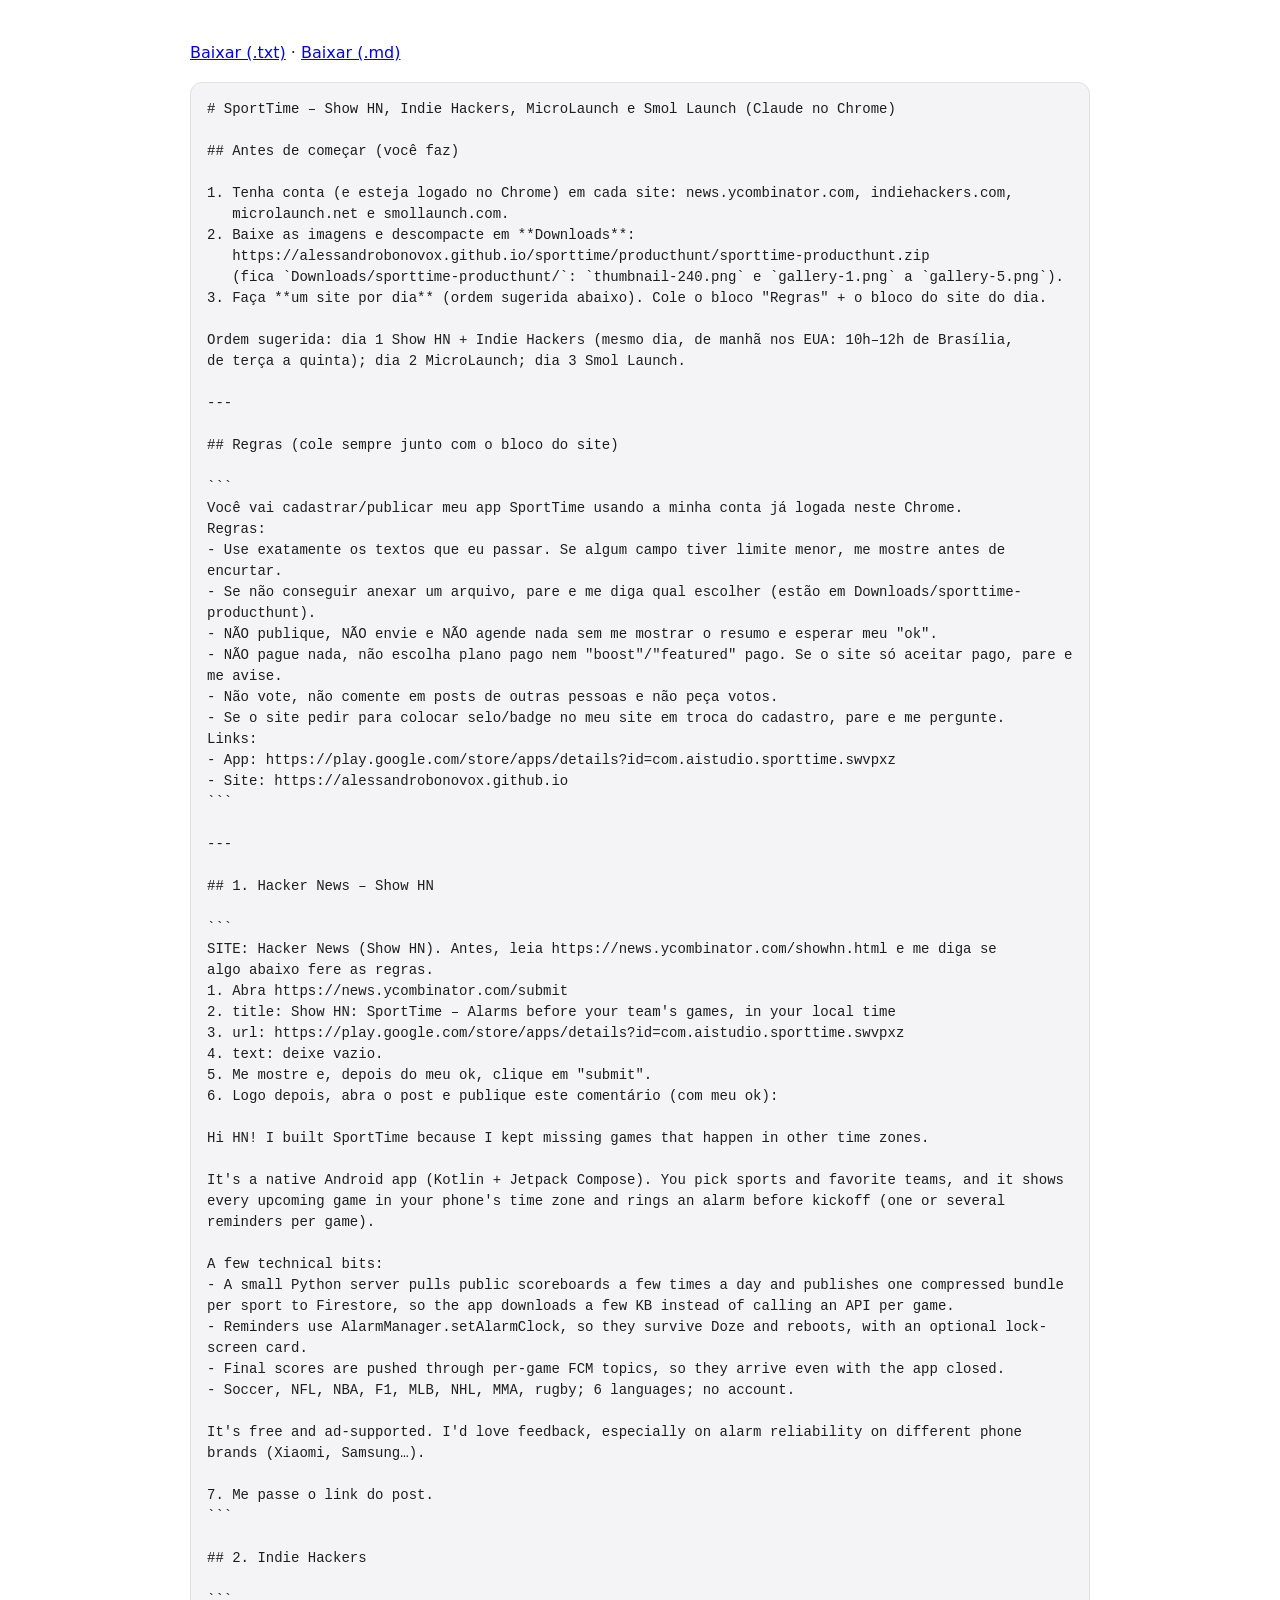
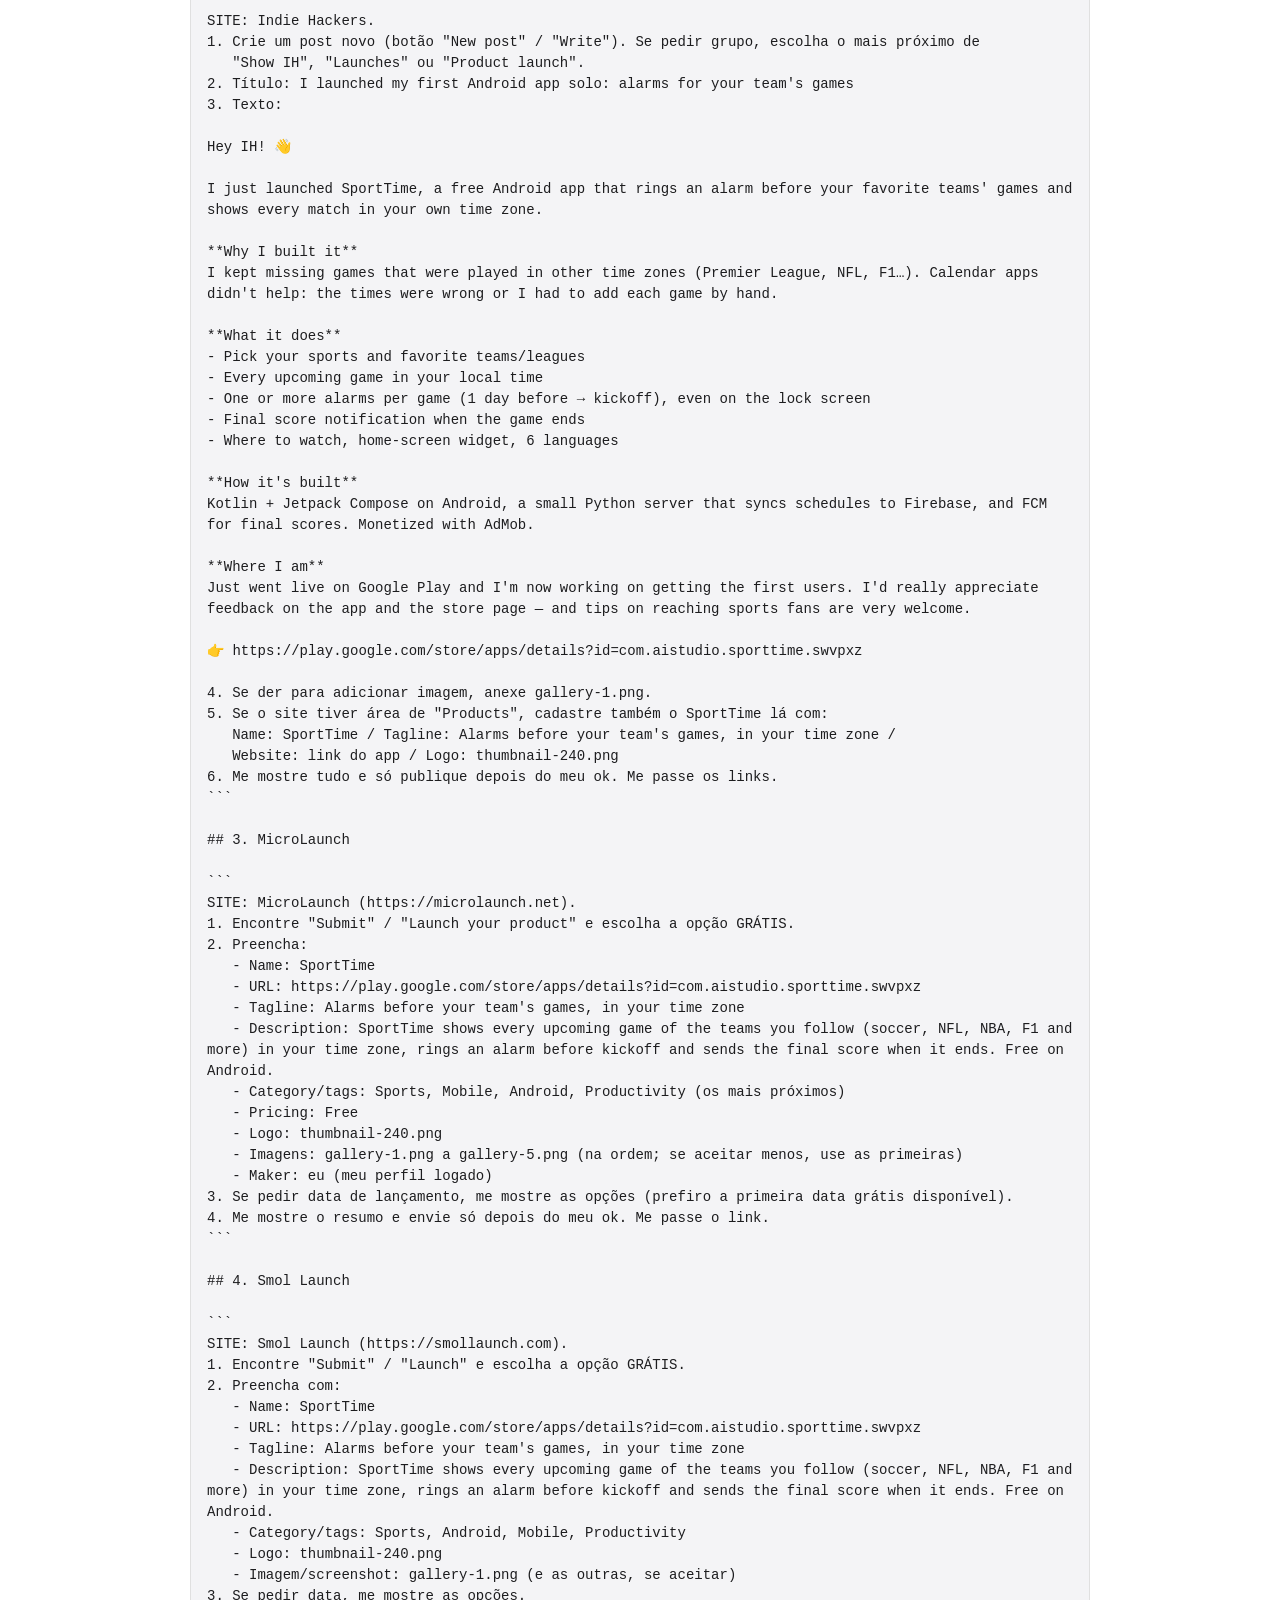
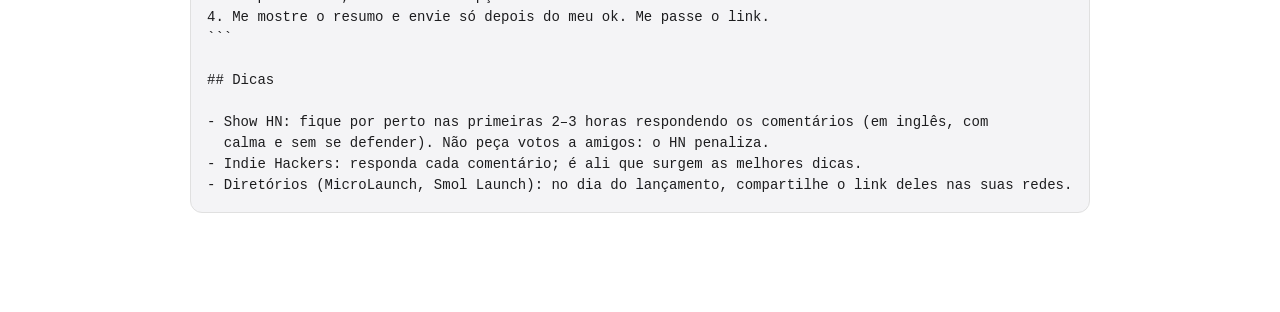
<file: sporttime/lancamentos.html>
<!doctype html>
<html lang="pt-BR">
<head>
<meta charset="utf-8">
<meta name="viewport" content="width=device-width, initial-scale=1">
<title>SportTime – Lançamentos</title>
<style>
:root{color-scheme:light dark;--bg:#fff;--fg:#1d1d1f;--line:#e0e0e0;--code:#f4f4f6}
@media (prefers-color-scheme:dark){:root{--bg:#121212;--fg:#ececec;--line:#333;--code:#1c1c1e}}
body{margin:0;background:var(--bg);color:var(--fg);font:16px/1.6 system-ui,-apple-system,"Segoe UI",Roboto,sans-serif}
main{max-width:900px;margin:0 auto;padding:24px 16px 64px}
pre{white-space:pre-wrap;word-wrap:break-word;background:var(--code);border:1px solid var(--line);border-radius:12px;padding:16px;font:14px/1.5 ui-monospace,Menlo,Consolas,monospace}
</style>
</head>
<body>
<main>
<p><a href="sporttime-lancamentos.txt" download>Baixar (.txt)</a> · <a href="sporttime-lancamentos.md" download>Baixar (.md)</a></p>
<pre># SportTime – Show HN, Indie Hackers, MicroLaunch e Smol Launch (Claude no Chrome)

## Antes de começar (você faz)

1. Tenha conta (e esteja logado no Chrome) em cada site: news.ycombinator.com, indiehackers.com,
   microlaunch.net e smollaunch.com.
2. Baixe as imagens e descompacte em **Downloads**:
   https://alessandrobonovox.github.io/sporttime/producthunt/sporttime-producthunt.zip
   (fica `Downloads/sporttime-producthunt/`: `thumbnail-240.png` e `gallery-1.png` a `gallery-5.png`).
3. Faça **um site por dia** (ordem sugerida abaixo). Cole o bloco &quot;Regras&quot; + o bloco do site do dia.

Ordem sugerida: dia 1 Show HN + Indie Hackers (mesmo dia, de manhã nos EUA: 10h–12h de Brasília,
de terça a quinta); dia 2 MicroLaunch; dia 3 Smol Launch.

---

## Regras (cole sempre junto com o bloco do site)

```
Você vai cadastrar/publicar meu app SportTime usando a minha conta já logada neste Chrome.
Regras:
- Use exatamente os textos que eu passar. Se algum campo tiver limite menor, me mostre antes de encurtar.
- Se não conseguir anexar um arquivo, pare e me diga qual escolher (estão em Downloads/sporttime-producthunt).
- NÃO publique, NÃO envie e NÃO agende nada sem me mostrar o resumo e esperar meu &quot;ok&quot;.
- NÃO pague nada, não escolha plano pago nem &quot;boost&quot;/&quot;featured&quot; pago. Se o site só aceitar pago, pare e me avise.
- Não vote, não comente em posts de outras pessoas e não peça votos.
- Se o site pedir para colocar selo/badge no meu site em troca do cadastro, pare e me pergunte.
Links:
- App: https://play.google.com/store/apps/details?id=com.aistudio.sporttime.swvpxz
- Site: https://alessandrobonovox.github.io
```

---

## 1. Hacker News – Show HN

```
SITE: Hacker News (Show HN). Antes, leia https://news.ycombinator.com/showhn.html e me diga se
algo abaixo fere as regras.
1. Abra https://news.ycombinator.com/submit
2. title: Show HN: SportTime – Alarms before your team&#x27;s games, in your local time
3. url: https://play.google.com/store/apps/details?id=com.aistudio.sporttime.swvpxz
4. text: deixe vazio.
5. Me mostre e, depois do meu ok, clique em &quot;submit&quot;.
6. Logo depois, abra o post e publique este comentário (com meu ok):

Hi HN! I built SportTime because I kept missing games that happen in other time zones.

It&#x27;s a native Android app (Kotlin + Jetpack Compose). You pick sports and favorite teams, and it shows every upcoming game in your phone&#x27;s time zone and rings an alarm before kickoff (one or several reminders per game).

A few technical bits:
- A small Python server pulls public scoreboards a few times a day and publishes one compressed bundle per sport to Firestore, so the app downloads a few KB instead of calling an API per game.
- Reminders use AlarmManager.setAlarmClock, so they survive Doze and reboots, with an optional lock-screen card.
- Final scores are pushed through per-game FCM topics, so they arrive even with the app closed.
- Soccer, NFL, NBA, F1, MLB, NHL, MMA, rugby; 6 languages; no account.

It&#x27;s free and ad-supported. I&#x27;d love feedback, especially on alarm reliability on different phone brands (Xiaomi, Samsung…).

7. Me passe o link do post.
```

## 2. Indie Hackers

```
SITE: Indie Hackers.
1. Crie um post novo (botão &quot;New post&quot; / &quot;Write&quot;). Se pedir grupo, escolha o mais próximo de
   &quot;Show IH&quot;, &quot;Launches&quot; ou &quot;Product launch&quot;.
2. Título: I launched my first Android app solo: alarms for your team&#x27;s games
3. Texto:

Hey IH! 👋

I just launched SportTime, a free Android app that rings an alarm before your favorite teams&#x27; games and shows every match in your own time zone.

**Why I built it**
I kept missing games that were played in other time zones (Premier League, NFL, F1…). Calendar apps didn&#x27;t help: the times were wrong or I had to add each game by hand.

**What it does**
- Pick your sports and favorite teams/leagues
- Every upcoming game in your local time
- One or more alarms per game (1 day before → kickoff), even on the lock screen
- Final score notification when the game ends
- Where to watch, home-screen widget, 6 languages

**How it&#x27;s built**
Kotlin + Jetpack Compose on Android, a small Python server that syncs schedules to Firebase, and FCM for final scores. Monetized with AdMob.

**Where I am**
Just went live on Google Play and I&#x27;m now working on getting the first users. I&#x27;d really appreciate feedback on the app and the store page — and tips on reaching sports fans are very welcome.

👉 https://play.google.com/store/apps/details?id=com.aistudio.sporttime.swvpxz

4. Se der para adicionar imagem, anexe gallery-1.png.
5. Se o site tiver área de &quot;Products&quot;, cadastre também o SportTime lá com:
   Name: SportTime / Tagline: Alarms before your team&#x27;s games, in your time zone /
   Website: link do app / Logo: thumbnail-240.png
6. Me mostre tudo e só publique depois do meu ok. Me passe os links.
```

## 3. MicroLaunch

```
SITE: MicroLaunch (https://microlaunch.net).
1. Encontre &quot;Submit&quot; / &quot;Launch your product&quot; e escolha a opção GRÁTIS.
2. Preencha:
   - Name: SportTime
   - URL: https://play.google.com/store/apps/details?id=com.aistudio.sporttime.swvpxz
   - Tagline: Alarms before your team&#x27;s games, in your time zone
   - Description: SportTime shows every upcoming game of the teams you follow (soccer, NFL, NBA, F1 and more) in your time zone, rings an alarm before kickoff and sends the final score when it ends. Free on Android.
   - Category/tags: Sports, Mobile, Android, Productivity (os mais próximos)
   - Pricing: Free
   - Logo: thumbnail-240.png
   - Imagens: gallery-1.png a gallery-5.png (na ordem; se aceitar menos, use as primeiras)
   - Maker: eu (meu perfil logado)
3. Se pedir data de lançamento, me mostre as opções (prefiro a primeira data grátis disponível).
4. Me mostre o resumo e envie só depois do meu ok. Me passe o link.
```

## 4. Smol Launch

```
SITE: Smol Launch (https://smollaunch.com).
1. Encontre &quot;Submit&quot; / &quot;Launch&quot; e escolha a opção GRÁTIS.
2. Preencha com:
   - Name: SportTime
   - URL: https://play.google.com/store/apps/details?id=com.aistudio.sporttime.swvpxz
   - Tagline: Alarms before your team&#x27;s games, in your time zone
   - Description: SportTime shows every upcoming game of the teams you follow (soccer, NFL, NBA, F1 and more) in your time zone, rings an alarm before kickoff and sends the final score when it ends. Free on Android.
   - Category/tags: Sports, Android, Mobile, Productivity
   - Logo: thumbnail-240.png
   - Imagem/screenshot: gallery-1.png (e as outras, se aceitar)
3. Se pedir data, me mostre as opções.
4. Me mostre o resumo e envie só depois do meu ok. Me passe o link.
```

## Dicas

- Show HN: fique por perto nas primeiras 2–3 horas respondendo os comentários (em inglês, com
  calma e sem se defender). Não peça votos a amigos: o HN penaliza.
- Indie Hackers: responda cada comentário; é ali que surgem as melhores dicas.
- Diretórios (MicroLaunch, Smol Launch): no dia do lançamento, compartilhe o link deles nas suas redes.
</pre>
</main>
</body>
</html>
</file>
<file: estilo.css>
:root { --fundo: #f9f9ff; --cartao: #ffffff; --texto: #111c2d; --suave: #43474f; --marca: #0f3460; --borda: #dde3ee; }
@media (prefers-color-scheme: dark) {
:root { --fundo: #0d131e; --cartao: #172030; --texto: #e3e8f2; --suave: #b7c0cf; --marca: #8fb4ff; --borda: #2a374b; }
}
* { box-sizing: border-box; }
body { margin: 0; background: var(--fundo); color: var(--texto); font: 16px/1.6 system-ui, -apple-system, "Segoe UI", Roboto, sans-serif; }
main { max-width: 760px; margin: 0 auto; padding: 32px 16px 64px; }
h1 { font-size: 1.8rem; line-height: 1.25; margin: 0 0 4px; color: var(--marca); }
h2 { font-size: 1.15rem; margin: 32px 0 8px; }
p, li { color: var(--suave); }
strong { color: var(--texto); }
.data { font-size: .9rem; color: var(--suave); margin-bottom: 24px; }
.cartao { background: var(--cartao); border: 1px solid var(--borda); border-radius: 16px; padding: 4px 20px 16px; margin-top: 16px; }
a { color: var(--marca); }
table { border-collapse: collapse; width: 100%; font-size: .95rem; }
th, td { text-align: left; padding: 8px; border-bottom: 1px solid var(--borda); vertical-align: top; }
</file>
